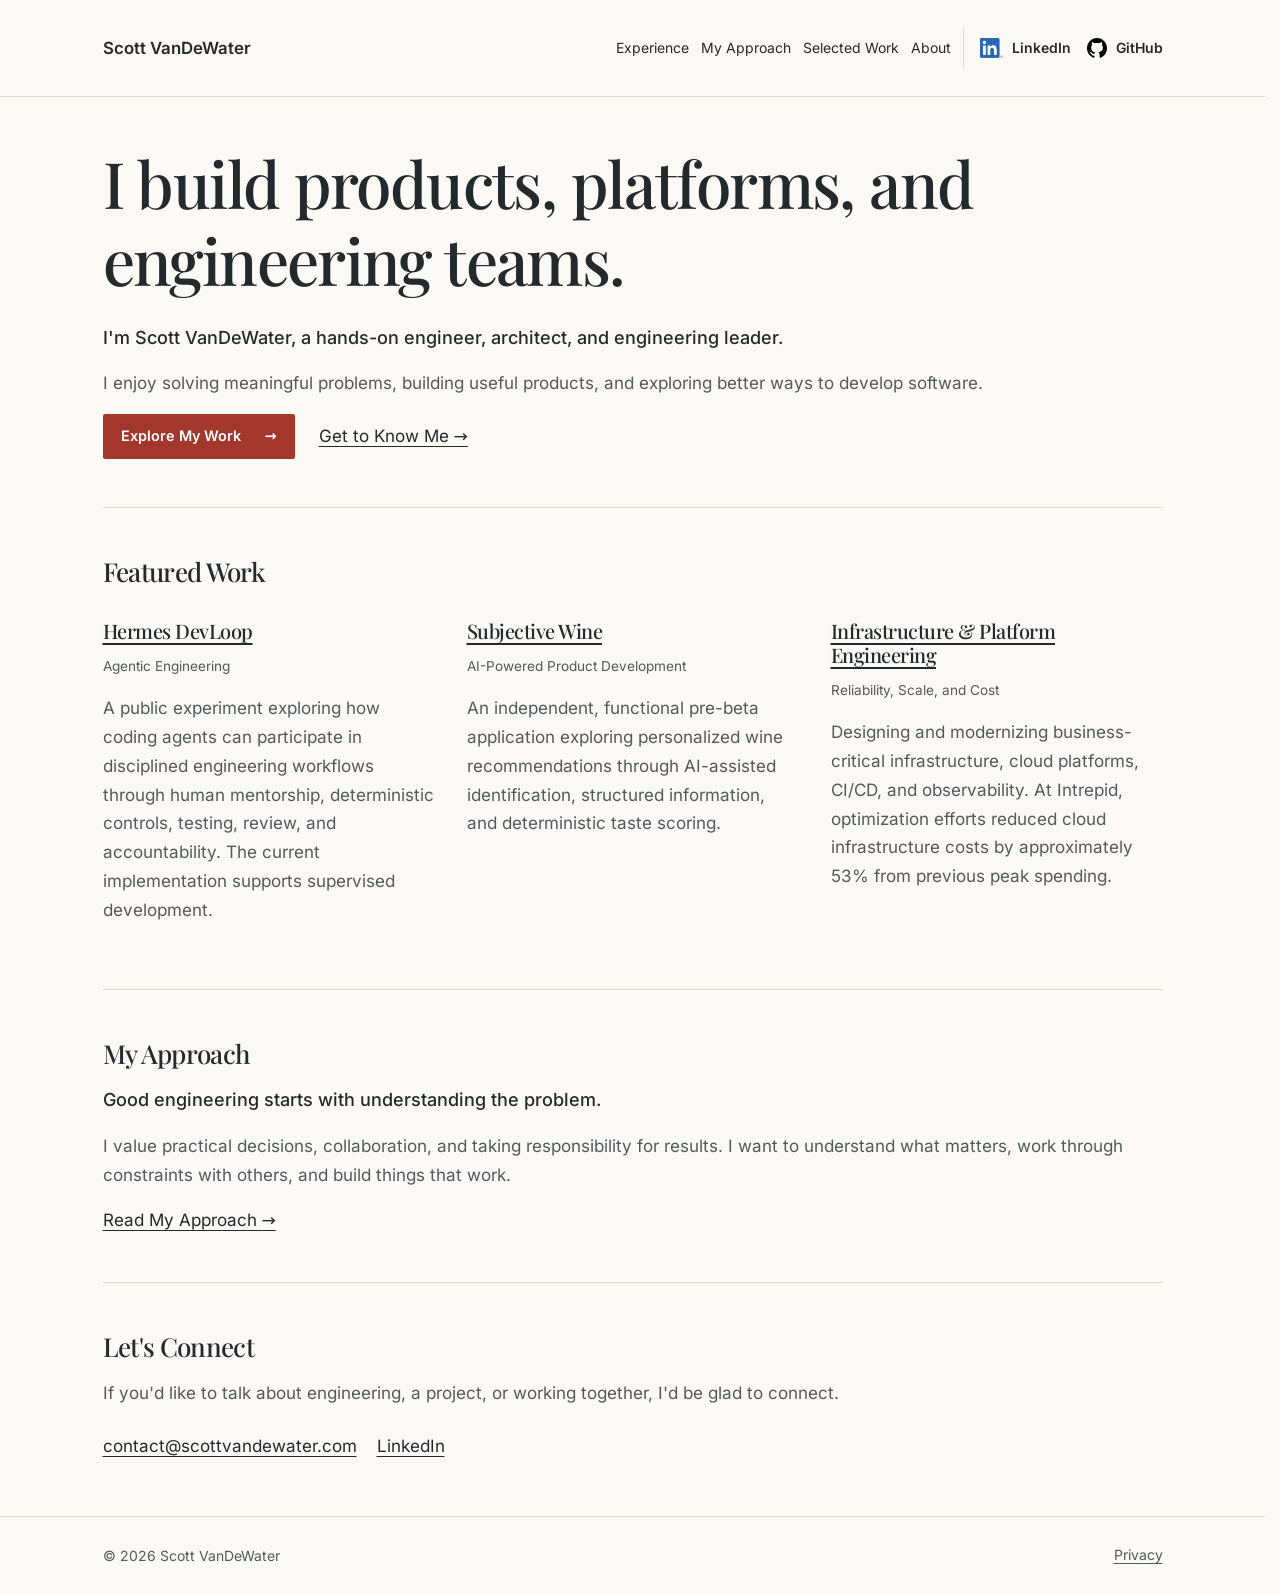
<file: docs/index.html>
<!DOCTYPE html>
<html lang="en">
  <head>
    <meta charset="UTF-8">
    <meta name="viewport" content="width=device-width, initial-scale=1">
    <title>Scott VanDeWater | Engineer, Architect &amp; Engineering Leader</title>
    <meta name="description" content="Scott VanDeWater is a hands-on engineer, architect, and engineering leader exploring agentic development, AI-powered products, and practical platform engineering.">
    <link rel="canonical" href="https://scottvandewater.com/">
    <meta property="og:title" content="Scott VanDeWater | Engineer, Architect &amp; Engineering Leader">
    <meta property="og:description" content="Scott VanDeWater is a hands-on engineer, architect, and engineering leader exploring agentic development, AI-powered products, and practical platform engineering.">
    <meta property="og:type" content="website">
    <meta property="og:url" content="https://scottvandewater.com/">
    <meta property="og:image" content="https://scottvandewater.com/scott_vandewater.jpg">
    <meta name="twitter:card" content="summary">
    <meta name="theme-color" content="#faf9f6">
    <link rel="icon" type="image/svg+xml" href="favicon.svg">
    <link rel="icon" type="image/png" sizes="32x32" href="favicon-32.png">
    <link rel="icon" type="image/png" sizes="16x16" href="favicon-16.png">
    <link rel="apple-touch-icon" href="apple-touch-icon.png">
    <link rel="stylesheet" href="styles.css">
    <script async src="https://www.googletagmanager.com/gtag/js?id=G-JYEJ5H2SLE"></script>
    <script>window.dataLayer=window.dataLayer||[];function gtag(){dataLayer.push(arguments)}gtag('js',new Date());gtag('config','G-JYEJ5H2SLE');</script>
    <script type="application/ld+json">
      {
        "@context": "https://schema.org",
        "@type": "Person",
        "@id": "https://scottvandewater.com/#scott",
        "name": "Scott VanDeWater",
        "url": "https://scottvandewater.com/",
        "image": "https://scottvandewater.com/scott_vandewater.jpg",
        "description": "Hands-on engineering, software architecture, and engineering leadership.",
        "sameAs": [
          "https://www.linkedin.com/in/scottvandewater",
          "https://github.com/sevandewater"
        ]
      }
    </script>
  </head>
  <body>
    <a class="skip-link" href="#main">Skip to content</a>
    <header class="site-header">
      <div class="container row">
        <a class="name" href="index.html">Scott VanDeWater</a>
        <nav class="primary-nav" aria-label="Primary">
          <a href="experience.html">Experience</a>
          <a href="approach.html">My Approach</a>
          <a href="work.html">Selected Work</a>
          <a href="about.html">About</a>
        </nav>
        <nav class="profile-links" aria-label="Professional profiles">
          <a href="https://www.linkedin.com/in/scottvandewater"><img src="assets/brands/linkedin.png" width="20" height="20" alt="" aria-hidden="true"><span>LinkedIn</span></a>
          <a href="https://github.com/sevandewater"><img src="assets/brands/github.svg" width="20" height="20" alt="" aria-hidden="true"><span>GitHub</span></a>
        </nav>
      </div>
    </header>
    <main id="main" tabindex="-1">
      <div class="container">
        <section class="section" aria-labelledby="home-title">
          <h1 id="home-title">I build products, platforms, and engineering teams.</h1>
          <p class="lead">I'm Scott VanDeWater, a hands-on engineer, architect, and engineering leader.</p>
          <p>I enjoy solving meaningful problems, building useful products, and exploring better ways to develop software.</p>
          <div class="row">
            <a class="button" href="work.html">Explore My Work <span aria-hidden="true">→</span></a>
            <a href="about.html">Get to Know Me <span aria-hidden="true">→</span></a>
          </div>
        </section>
        <section class="section rule" aria-labelledby="featured-title">
          <header class="intro">
            <h2 id="featured-title">Featured Work</h2>
          </header>
          <div class="columns columns-three">
            <article aria-labelledby="hermes-title">
              <h3 id="hermes-title"><a href="hermes-devloop.html">Hermes DevLoop</a></h3>
              <p class="meta">Agentic Engineering</p>
              <p>A public experiment exploring how coding agents can participate in disciplined engineering workflows through human mentorship, deterministic controls, testing, review, and accountability. The current implementation supports supervised development.</p>
            </article>
            <article aria-labelledby="wine-title">
              <h3 id="wine-title"><a href="subjective-wine.html">Subjective Wine</a></h3>
              <p class="meta">AI-Powered Product Development</p>
              <p>An independent, functional pre-beta application exploring personalized wine recommendations through AI-assisted identification, structured information, and deterministic taste scoring.</p>
            </article>
            <article aria-labelledby="platform-title">
              <h3 id="platform-title"><a href="experience.html#intrepid">Infrastructure &amp; Platform Engineering</a></h3>
              <p class="meta">Reliability, Scale, and Cost</p>
              <p>Designing and modernizing business-critical infrastructure, cloud platforms, CI/CD, and observability. At Intrepid, optimization efforts reduced cloud infrastructure costs by approximately 53% from previous peak spending.</p>
            </article>
          </div>
        </section>
        <section class="section rule" aria-labelledby="approach-title">
          <h2 id="approach-title">My Approach</h2>
          <p class="lead">Good engineering starts with understanding the problem.</p>
          <p>I value practical decisions, collaboration, and taking responsibility for results. I want to understand what matters, work through constraints with others, and build things that work.</p>
          <a href="approach.html">Read My Approach <span aria-hidden="true">→</span></a>
        </section>
        <section class="section rule" aria-labelledby="connect-title">
          <h2 id="connect-title">Let's Connect</h2>
          <p>If you'd like to talk about engineering, a project, or working together, I'd be glad to connect.</p>
          <ul class="link-list">
            <li><a href="mailto:contact@scottvandewater.com">contact@scottvandewater.com</a></li>
            <li><a href="https://www.linkedin.com/in/scottvandewater">LinkedIn</a></li>
          </ul>
        </section>
      </div>
    </main>
    <footer class="site-footer">
      <div class="container row">
        <p>© 2026 Scott VanDeWater</p>
        <a href="privacy.html">Privacy</a>
      </div>
    </footer>
  </body>
</html>
</file>
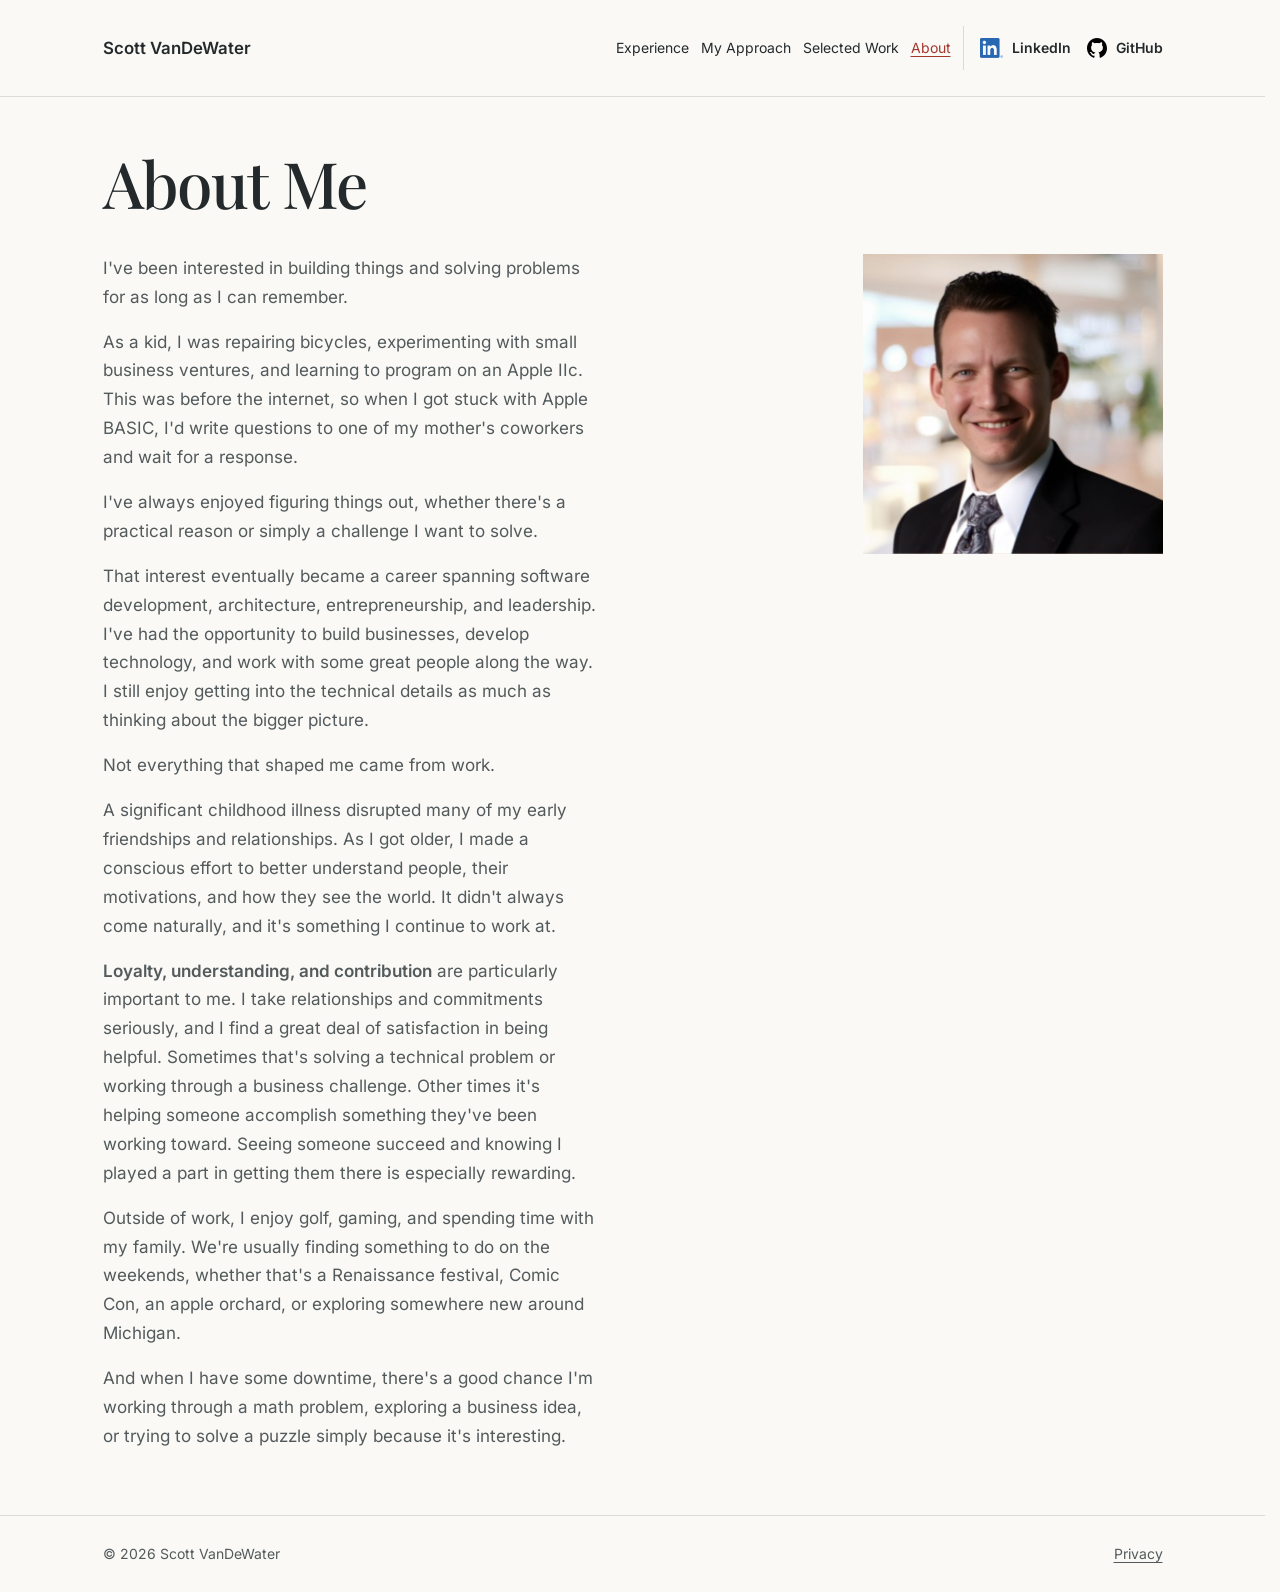
<file: docs/about.html>
<!DOCTYPE html>
<html lang="en">
  <head>
    <meta charset="UTF-8">
    <meta name="viewport" content="width=device-width, initial-scale=1">
    <title>About Scott VanDeWater</title>
    <meta name="description" content="Get to know Scott VanDeWater beyond his career: a lifelong curiosity for building things, the relationships he values, and life with his family in Michigan.">
    <link rel="canonical" href="https://scottvandewater.com/about.html">
    <meta property="og:title" content="About Scott VanDeWater">
    <meta property="og:description" content="Get to know Scott VanDeWater beyond his career: a lifelong curiosity for building things, the relationships he values, and life with his family in Michigan.">
    <meta property="og:type" content="website">
    <meta property="og:url" content="https://scottvandewater.com/about.html">
    <meta property="og:image" content="https://scottvandewater.com/assets/scott-vandewater-headshot.jpeg">
    <meta name="twitter:card" content="summary">
    <meta name="theme-color" content="#faf9f6">
    <link rel="icon" type="image/svg+xml" href="favicon.svg">
    <link rel="icon" type="image/png" sizes="32x32" href="favicon-32.png">
    <link rel="icon" type="image/png" sizes="16x16" href="favicon-16.png">
    <link rel="apple-touch-icon" href="apple-touch-icon.png">
    <link rel="stylesheet" href="styles.css">
    <script async src="https://www.googletagmanager.com/gtag/js?id=G-JYEJ5H2SLE"></script>
    <script>window.dataLayer=window.dataLayer||[];function gtag(){dataLayer.push(arguments)}gtag('js',new Date());gtag('config','G-JYEJ5H2SLE');</script>
  </head>
  <body>
    <a class="skip-link" href="#main">Skip to content</a>
    <header class="site-header">
      <div class="container row">
        <a class="name" href="index.html">Scott VanDeWater</a>
        <nav class="primary-nav" aria-label="Primary">
          <a href="experience.html">Experience</a>
          <a href="approach.html">My Approach</a>
          <a href="work.html">Selected Work</a>
          <a href="about.html" aria-current="page">About</a>
        </nav>
        <nav class="profile-links" aria-label="Professional profiles">
          <a href="https://www.linkedin.com/in/scottvandewater"><img src="assets/brands/linkedin.png" width="20" height="20" alt="" aria-hidden="true"><span>LinkedIn</span></a>
          <a href="https://github.com/sevandewater"><img src="assets/brands/github.svg" width="20" height="20" alt="" aria-hidden="true"><span>GitHub</span></a>
        </nav>
      </div>
    </header>
    <main id="main" tabindex="-1">
      <div class="container section">
        <header class="intro">
          <h1>About Me</h1>
        </header>
        <div class="columns">
          <div class="prose">
            <p>I've been interested in building things and solving problems for as long as I can remember.</p>
            <p>As a kid, I was repairing bicycles, experimenting with small business ventures, and learning to program on an Apple IIc. This was before the internet, so when I got stuck with Apple BASIC, I'd write questions to one of my mother's coworkers and wait for a response.</p>
            <p>I've always enjoyed figuring things out, whether there's a practical reason or simply a challenge I want to solve.</p>
            <p>That interest eventually became a career spanning software development, architecture, entrepreneurship, and leadership. I've had the opportunity to build businesses, develop technology, and work with some great people along the way. I still enjoy getting into the technical details as much as thinking about the bigger picture.</p>
            <p>Not everything that shaped me came from work.</p>
            <p>A significant childhood illness disrupted many of my early friendships and relationships. As I got older, I made a conscious effort to better understand people, their motivations, and how they see the world. It didn't always come naturally, and it's something I continue to work at.</p>
            <p><strong>Loyalty, understanding, and contribution</strong> are particularly important to me. I take relationships and commitments seriously, and I find a great deal of satisfaction in being helpful. Sometimes that's solving a technical problem or working through a business challenge. Other times it's helping someone accomplish something they've been working toward. Seeing someone succeed and knowing I played a part in getting them there is especially rewarding.</p>
            <p>Outside of work, I enjoy golf, gaming, and spending time with my family. We're usually finding something to do on the weekends, whether that's a Renaissance festival, Comic Con, an apple orchard, or exploring somewhere new around Michigan.</p>
            <p>And when I have some downtime, there's a good chance I'm working through a math problem, exploring a business idea, or trying to solve a puzzle simply because it's interesting.</p>
          </div>
          <img class="portrait" src="assets/scott-vandewater-headshot.jpeg" width="300" height="300" alt="Scott VanDeWater">
        </div>
      </div>
    </main>
    <footer class="site-footer">
      <div class="container row">
        <p>© 2026 Scott VanDeWater</p>
        <a href="privacy.html">Privacy</a>
      </div>
    </footer>
  </body>
</html>
</file>
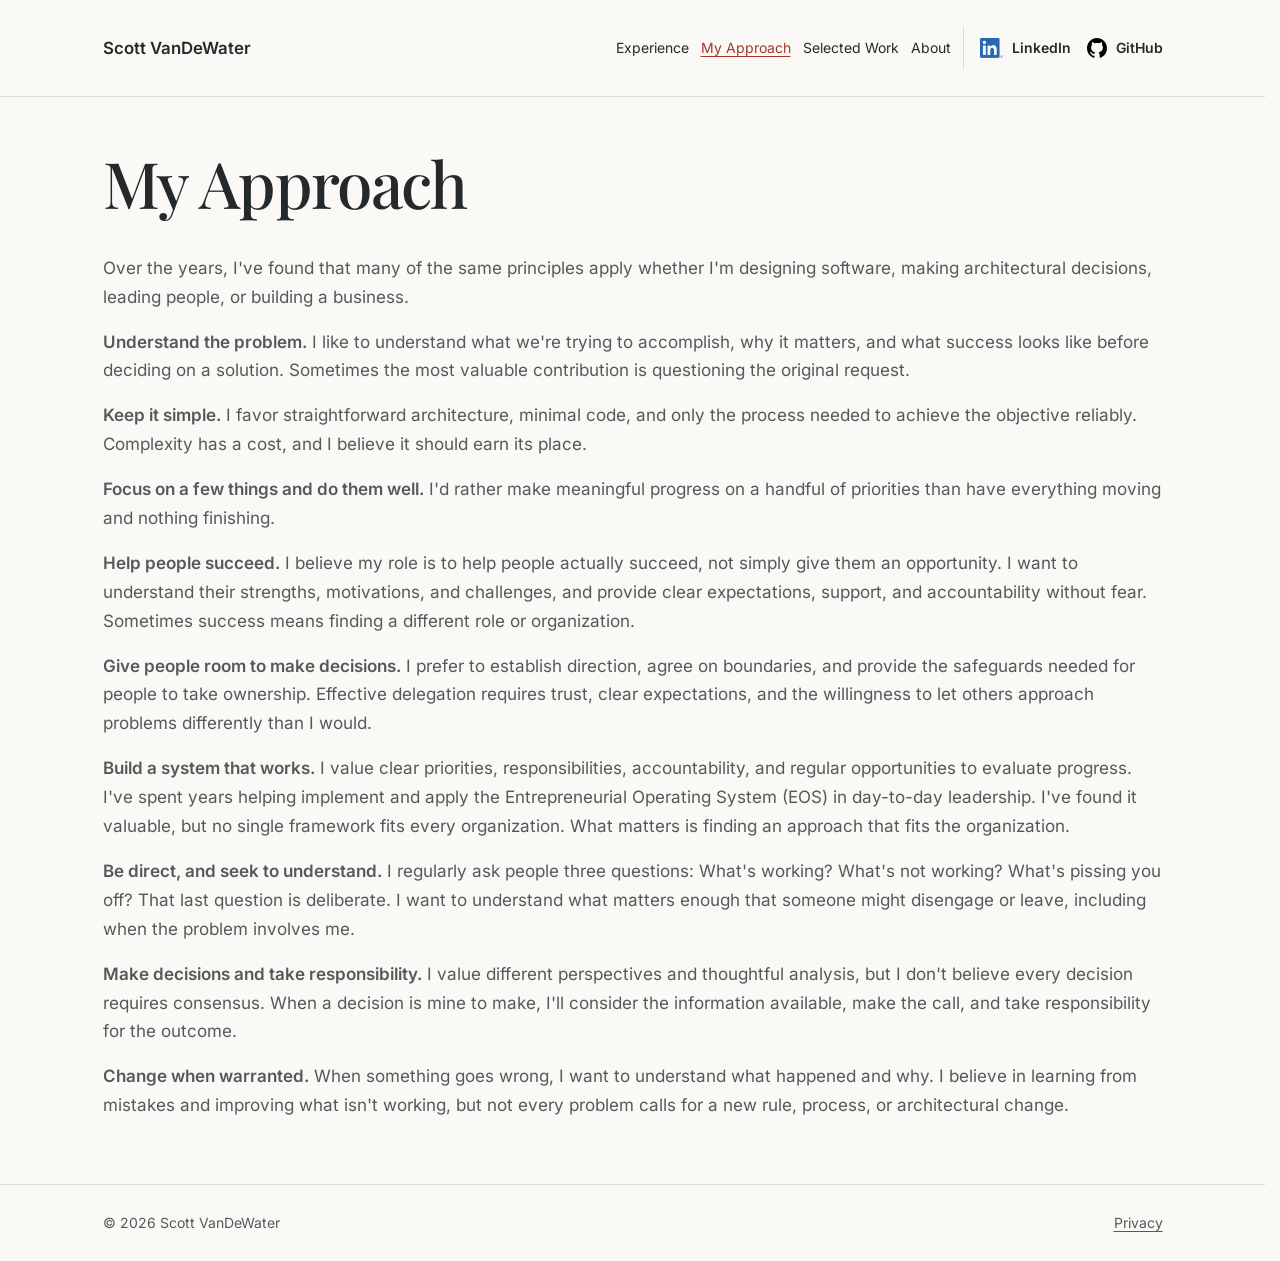
<file: docs/approach.html>
<!DOCTYPE html>
<html lang="en">
  <head>
    <meta charset="UTF-8">
    <meta name="viewport" content="width=device-width, initial-scale=1">
    <title>My Approach | Scott VanDeWater</title>
    <meta name="description" content="Scott VanDeWater's approach to engineering, architecture, leadership, and business: understanding problems, keeping systems simple, and helping people succeed.">
    <link rel="canonical" href="https://scottvandewater.com/approach.html">
    <meta property="og:title" content="My Approach | Scott VanDeWater">
    <meta property="og:description" content="Scott VanDeWater's approach to engineering, architecture, leadership, and business: understanding problems, keeping systems simple, and helping people succeed.">
    <meta property="og:type" content="website">
    <meta property="og:url" content="https://scottvandewater.com/approach.html">
    <meta property="og:image" content="https://scottvandewater.com/scott_vandewater.jpg">
    <meta name="twitter:card" content="summary">
    <meta name="theme-color" content="#faf9f6">
    <link rel="icon" type="image/svg+xml" href="favicon.svg">
    <link rel="icon" type="image/png" sizes="32x32" href="favicon-32.png">
    <link rel="icon" type="image/png" sizes="16x16" href="favicon-16.png">
    <link rel="apple-touch-icon" href="apple-touch-icon.png">
    <link rel="stylesheet" href="styles.css">
    <script async src="https://www.googletagmanager.com/gtag/js?id=G-JYEJ5H2SLE"></script>
    <script>window.dataLayer=window.dataLayer||[];function gtag(){dataLayer.push(arguments)}gtag('js',new Date());gtag('config','G-JYEJ5H2SLE');</script>
  </head>
  <body>
    <a class="skip-link" href="#main">Skip to content</a>
    <header class="site-header">
      <div class="container row">
        <a class="name" href="index.html">Scott VanDeWater</a>
        <nav class="primary-nav" aria-label="Primary">
          <a href="experience.html">Experience</a>
          <a href="approach.html" aria-current="page">My Approach</a>
          <a href="work.html">Selected Work</a>
          <a href="about.html">About</a>
        </nav>
        <nav class="profile-links" aria-label="Professional profiles">
          <a href="https://www.linkedin.com/in/scottvandewater"><img src="assets/brands/linkedin.png" width="20" height="20" alt="" aria-hidden="true"><span>LinkedIn</span></a>
          <a href="https://github.com/sevandewater"><img src="assets/brands/github.svg" width="20" height="20" alt="" aria-hidden="true"><span>GitHub</span></a>
        </nav>
      </div>
    </header>
    <main id="main" tabindex="-1">
      <div class="container section">
        <article class="prose">
          <header class="intro">
            <h1>My Approach</h1>
          </header>
          <p>Over the years, I've found that many of the same principles apply whether I'm designing software, making architectural decisions, leading people, or building a business.</p>
          <p><strong>Understand the problem.</strong> I like to understand what we're trying to accomplish, why it matters, and what success looks like before deciding on a solution. Sometimes the most valuable contribution is questioning the original request.</p>
          <p><strong>Keep it simple.</strong> I favor straightforward architecture, minimal code, and only the process needed to achieve the objective reliably. Complexity has a cost, and I believe it should earn its place.</p>
          <p><strong>Focus on a few things and do them well.</strong> I'd rather make meaningful progress on a handful of priorities than have everything moving and nothing finishing.</p>
          <p><strong>Help people succeed.</strong> I believe my role is to help people actually succeed, not simply give them an opportunity. I want to understand their strengths, motivations, and challenges, and provide clear expectations, support, and accountability without fear. Sometimes success means finding a different role or organization.</p>
          <p><strong>Give people room to make decisions.</strong> I prefer to establish direction, agree on boundaries, and provide the safeguards needed for people to take ownership. Effective delegation requires trust, clear expectations, and the willingness to let others approach problems differently than I would.</p>
          <p><strong>Build a system that works.</strong> I value clear priorities, responsibilities, accountability, and regular opportunities to evaluate progress. I've spent years helping implement and apply the Entrepreneurial Operating System (EOS) in day-to-day leadership. I've found it valuable, but no single framework fits every organization. What matters is finding an approach that fits the organization.</p>
          <p><strong>Be direct, and seek to understand.</strong> I regularly ask people three questions: What's working? What's not working? What's pissing you off? That last question is deliberate. I want to understand what matters enough that someone might disengage or leave, including when the problem involves me.</p>
          <p><strong>Make decisions and take responsibility.</strong> I value different perspectives and thoughtful analysis, but I don't believe every decision requires consensus. When a decision is mine to make, I'll consider the information available, make the call, and take responsibility for the outcome.</p>
          <p><strong>Change when warranted.</strong> When something goes wrong, I want to understand what happened and why. I believe in learning from mistakes and improving what isn't working, but not every problem calls for a new rule, process, or architectural change.</p>
        </article>
      </div>
    </main>
    <footer class="site-footer">
      <div class="container row">
        <p>© 2026 Scott VanDeWater</p>
        <a href="privacy.html">Privacy</a>
      </div>
    </footer>
  </body>
</html>
</file>
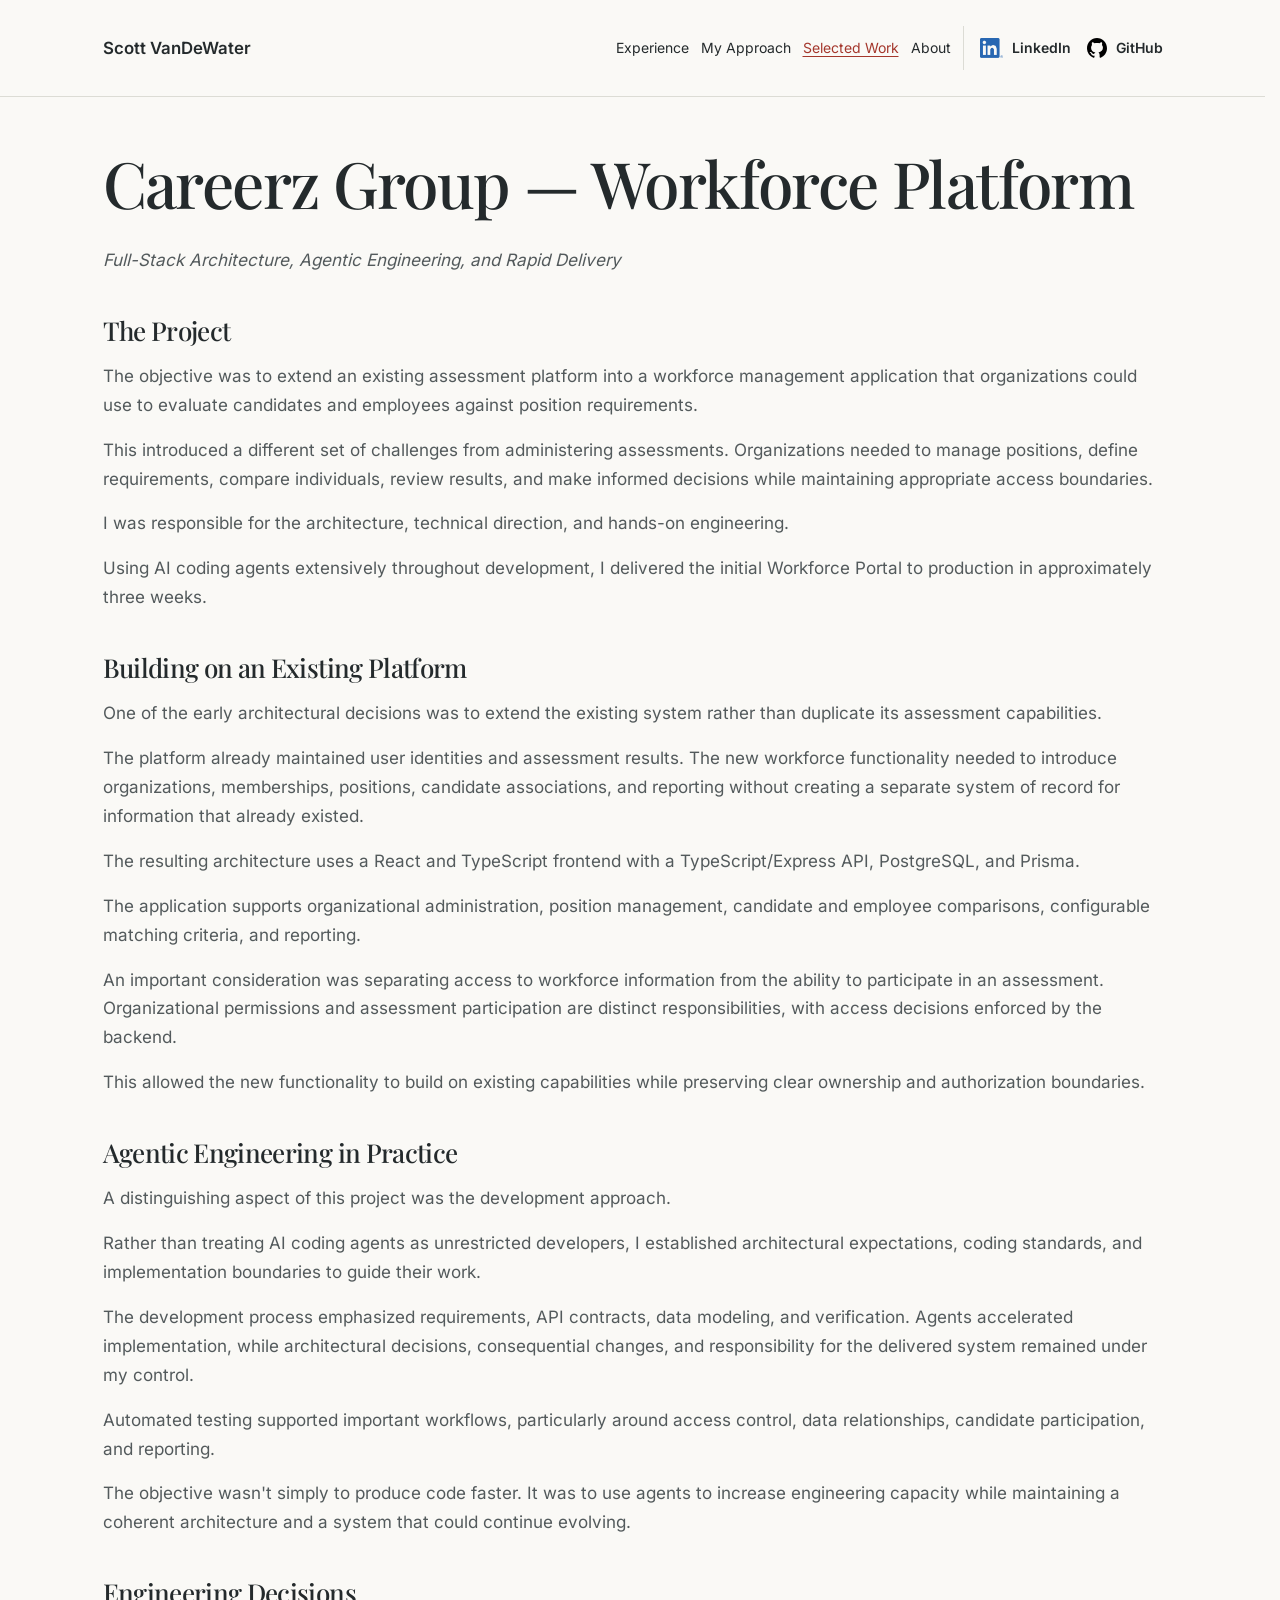
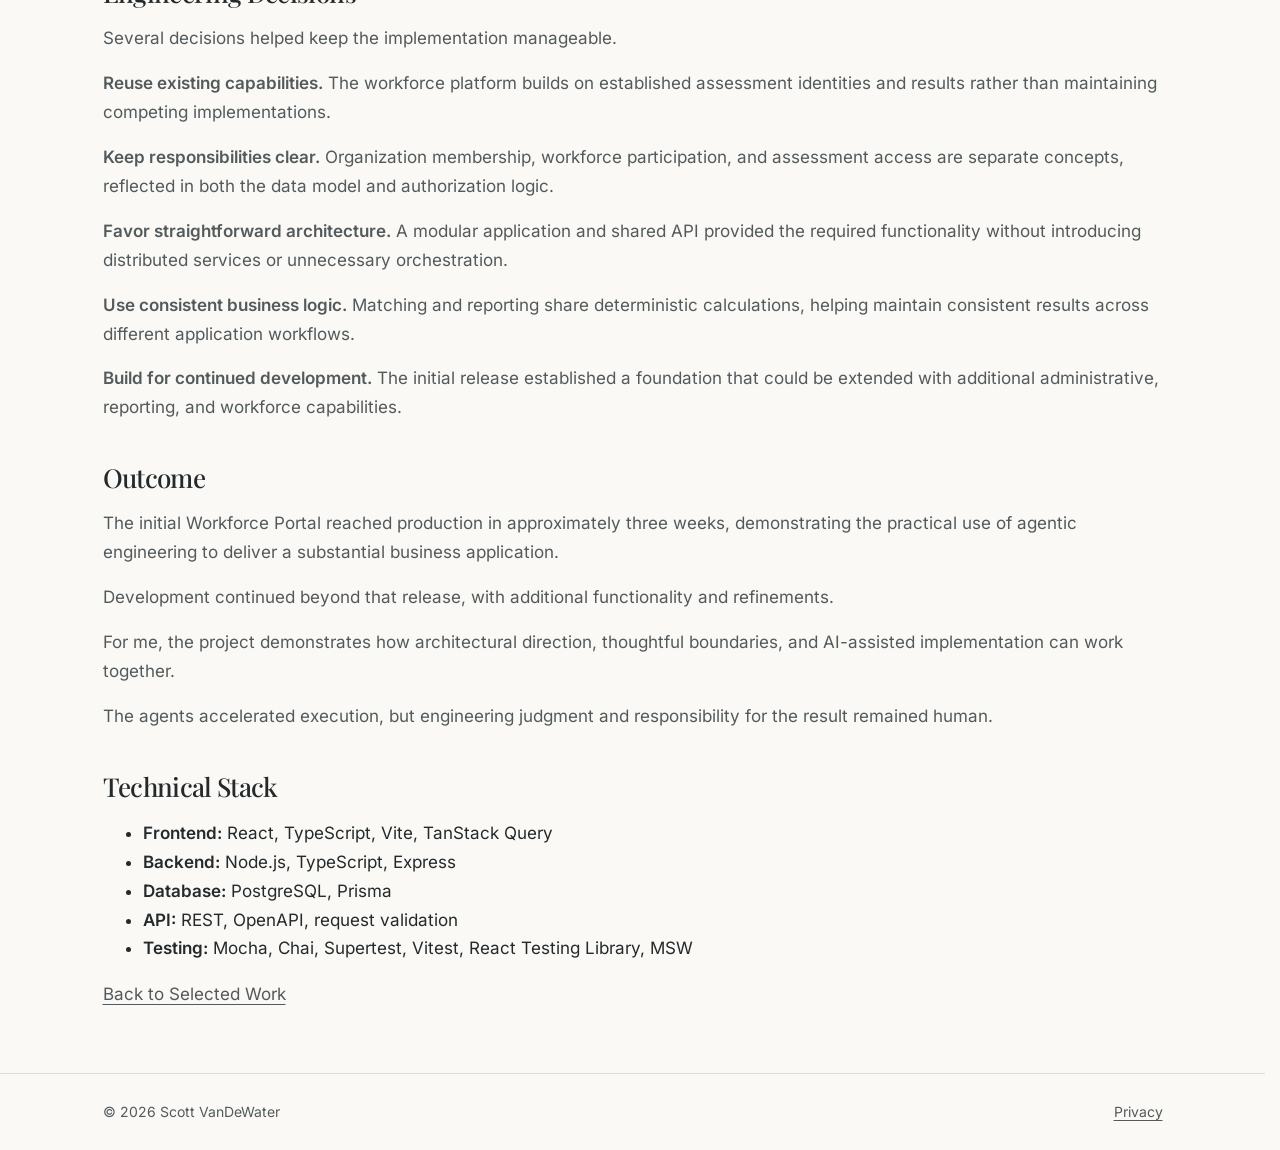
<file: docs/careerz-workforce-platform.html>
<!DOCTYPE html>
<html lang="en">
  <head>
    <meta charset="UTF-8">
    <meta name="viewport" content="width=device-width, initial-scale=1">
    <title>Careerz Group Workforce Platform | Scott VanDeWater</title>
    <meta name="description" content="Architecture-led agentic engineering for Careerz Group: extending an assessment platform and delivering the initial Workforce Portal to production in approximately three weeks.">
    <link rel="canonical" href="https://scottvandewater.com/careerz-workforce-platform.html">
    <meta property="og:title" content="Careerz Group Workforce Platform | Scott VanDeWater">
    <meta property="og:description" content="Architecture-led agentic engineering for Careerz Group: extending an assessment platform and delivering the initial Workforce Portal to production in approximately three weeks.">
    <meta property="og:type" content="website">
    <meta property="og:url" content="https://scottvandewater.com/careerz-workforce-platform.html">
    <meta property="og:image" content="https://scottvandewater.com/scott_vandewater.jpg">
    <meta name="twitter:card" content="summary">
    <meta name="theme-color" content="#faf9f6">
    <link rel="icon" type="image/svg+xml" href="favicon.svg">
    <link rel="icon" type="image/png" sizes="32x32" href="favicon-32.png">
    <link rel="icon" type="image/png" sizes="16x16" href="favicon-16.png">
    <link rel="apple-touch-icon" href="apple-touch-icon.png">
    <link rel="stylesheet" href="styles.css">
    <script async src="https://www.googletagmanager.com/gtag/js?id=G-JYEJ5H2SLE"></script>
    <script>window.dataLayer=window.dataLayer||[];function gtag(){dataLayer.push(arguments)}gtag('js',new Date());gtag('config','G-JYEJ5H2SLE');</script>
  </head>
  <body>
    <a class="skip-link" href="#main">Skip to content</a>
    <header class="site-header">
      <div class="container row">
        <a class="name" href="index.html">Scott VanDeWater</a>
        <nav class="primary-nav" aria-label="Primary">
          <a href="experience.html">Experience</a>
          <a href="approach.html">My Approach</a>
          <a href="work.html" aria-current="true">Selected Work</a>
          <a href="about.html">About</a>
        </nav>
        <nav class="profile-links" aria-label="Professional profiles">
          <a href="https://www.linkedin.com/in/scottvandewater"><img src="assets/brands/linkedin.png" width="20" height="20" alt="" aria-hidden="true"><span>LinkedIn</span></a>
          <a href="https://github.com/sevandewater"><img src="assets/brands/github.svg" width="20" height="20" alt="" aria-hidden="true"><span>GitHub</span></a>
        </nav>
      </div>
    </header>
    <main id="main" tabindex="-1">
      <div class="container section">
        <article class="prose">
          <header class="intro">
            <h1>Careerz Group — Workforce Platform</h1>
            <p><em>Full-Stack Architecture, Agentic Engineering, and Rapid Delivery</em></p>
          </header>
          <section aria-labelledby="the-project">
            <h2 id="the-project">The Project</h2>
            <p>The objective was to extend an existing assessment platform into a workforce management application that organizations could use to evaluate candidates and employees against position requirements.</p>
            <p>This introduced a different set of challenges from administering assessments. Organizations needed to manage positions, define requirements, compare individuals, review results, and make informed decisions while maintaining appropriate access boundaries.</p>
            <p>I was responsible for the architecture, technical direction, and hands-on engineering.</p>
            <p>Using AI coding agents extensively throughout development, I delivered the initial Workforce Portal to production in approximately three weeks.</p>
          </section>
          <section aria-labelledby="building-on-an-existing-platform">
            <h2 id="building-on-an-existing-platform">Building on an Existing Platform</h2>
            <p>One of the early architectural decisions was to extend the existing system rather than duplicate its assessment capabilities.</p>
            <p>The platform already maintained user identities and assessment results. The new workforce functionality needed to introduce organizations, memberships, positions, candidate associations, and reporting without creating a separate system of record for information that already existed.</p>
            <p>The resulting architecture uses a React and TypeScript frontend with a TypeScript/Express API, PostgreSQL, and Prisma.</p>
            <p>The application supports organizational administration, position management, candidate and employee comparisons, configurable matching criteria, and reporting.</p>
            <p>An important consideration was separating access to workforce information from the ability to participate in an assessment. Organizational permissions and assessment participation are distinct responsibilities, with access decisions enforced by the backend.</p>
            <p>This allowed the new functionality to build on existing capabilities while preserving clear ownership and authorization boundaries.</p>
          </section>
          <section aria-labelledby="agentic-engineering-in-practice">
            <h2 id="agentic-engineering-in-practice">Agentic Engineering in Practice</h2>
            <p>A distinguishing aspect of this project was the development approach.</p>
            <p>Rather than treating AI coding agents as unrestricted developers, I established architectural expectations, coding standards, and implementation boundaries to guide their work.</p>
            <p>The development process emphasized requirements, API contracts, data modeling, and verification. Agents accelerated implementation, while architectural decisions, consequential changes, and responsibility for the delivered system remained under my control.</p>
            <p>Automated testing supported important workflows, particularly around access control, data relationships, candidate participation, and reporting.</p>
            <p>The objective wasn't simply to produce code faster. It was to use agents to increase engineering capacity while maintaining a coherent architecture and a system that could continue evolving.</p>
          </section>
          <section aria-labelledby="engineering-decisions">
            <h2 id="engineering-decisions">Engineering Decisions</h2>
            <p>Several decisions helped keep the implementation manageable.</p>
            <p><strong>Reuse existing capabilities.</strong> The workforce platform builds on established assessment identities and results rather than maintaining competing implementations.</p>
            <p><strong>Keep responsibilities clear.</strong> Organization membership, workforce participation, and assessment access are separate concepts, reflected in both the data model and authorization logic.</p>
            <p><strong>Favor straightforward architecture.</strong> A modular application and shared API provided the required functionality without introducing distributed services or unnecessary orchestration.</p>
            <p><strong>Use consistent business logic.</strong> Matching and reporting share deterministic calculations, helping maintain consistent results across different application workflows.</p>
            <p><strong>Build for continued development.</strong> The initial release established a foundation that could be extended with additional administrative, reporting, and workforce capabilities.</p>
          </section>
          <section aria-labelledby="outcome">
            <h2 id="outcome">Outcome</h2>
            <p>The initial Workforce Portal reached production in approximately three weeks, demonstrating the practical use of agentic engineering to deliver a substantial business application.</p>
            <p>Development continued beyond that release, with additional functionality and refinements.</p>
            <p>For me, the project demonstrates how architectural direction, thoughtful boundaries, and AI-assisted implementation can work together.</p>
            <p>The agents accelerated execution, but engineering judgment and responsibility for the result remained human.</p>
          </section>
          <section aria-labelledby="technical-stack">
            <h2 id="technical-stack">Technical Stack</h2>
            <ul>
              <li><strong>Frontend:</strong> React, TypeScript, Vite, TanStack Query</li>
              <li><strong>Backend:</strong> Node.js, TypeScript, Express</li>
              <li><strong>Database:</strong> PostgreSQL, Prisma</li>
              <li><strong>API:</strong> REST, OpenAPI, request validation</li>
              <li><strong>Testing:</strong> Mocha, Chai, Supertest, Vitest, React Testing Library, MSW</li>
            </ul>
          </section>
          <p><a href="work.html">Back to Selected Work</a></p>
        </article>
      </div>
    </main>
    <footer class="site-footer">
      <div class="container row">
        <p>© 2026 Scott VanDeWater</p>
        <a href="privacy.html">Privacy</a>
      </div>
    </footer>
  </body>
</html>
</file>
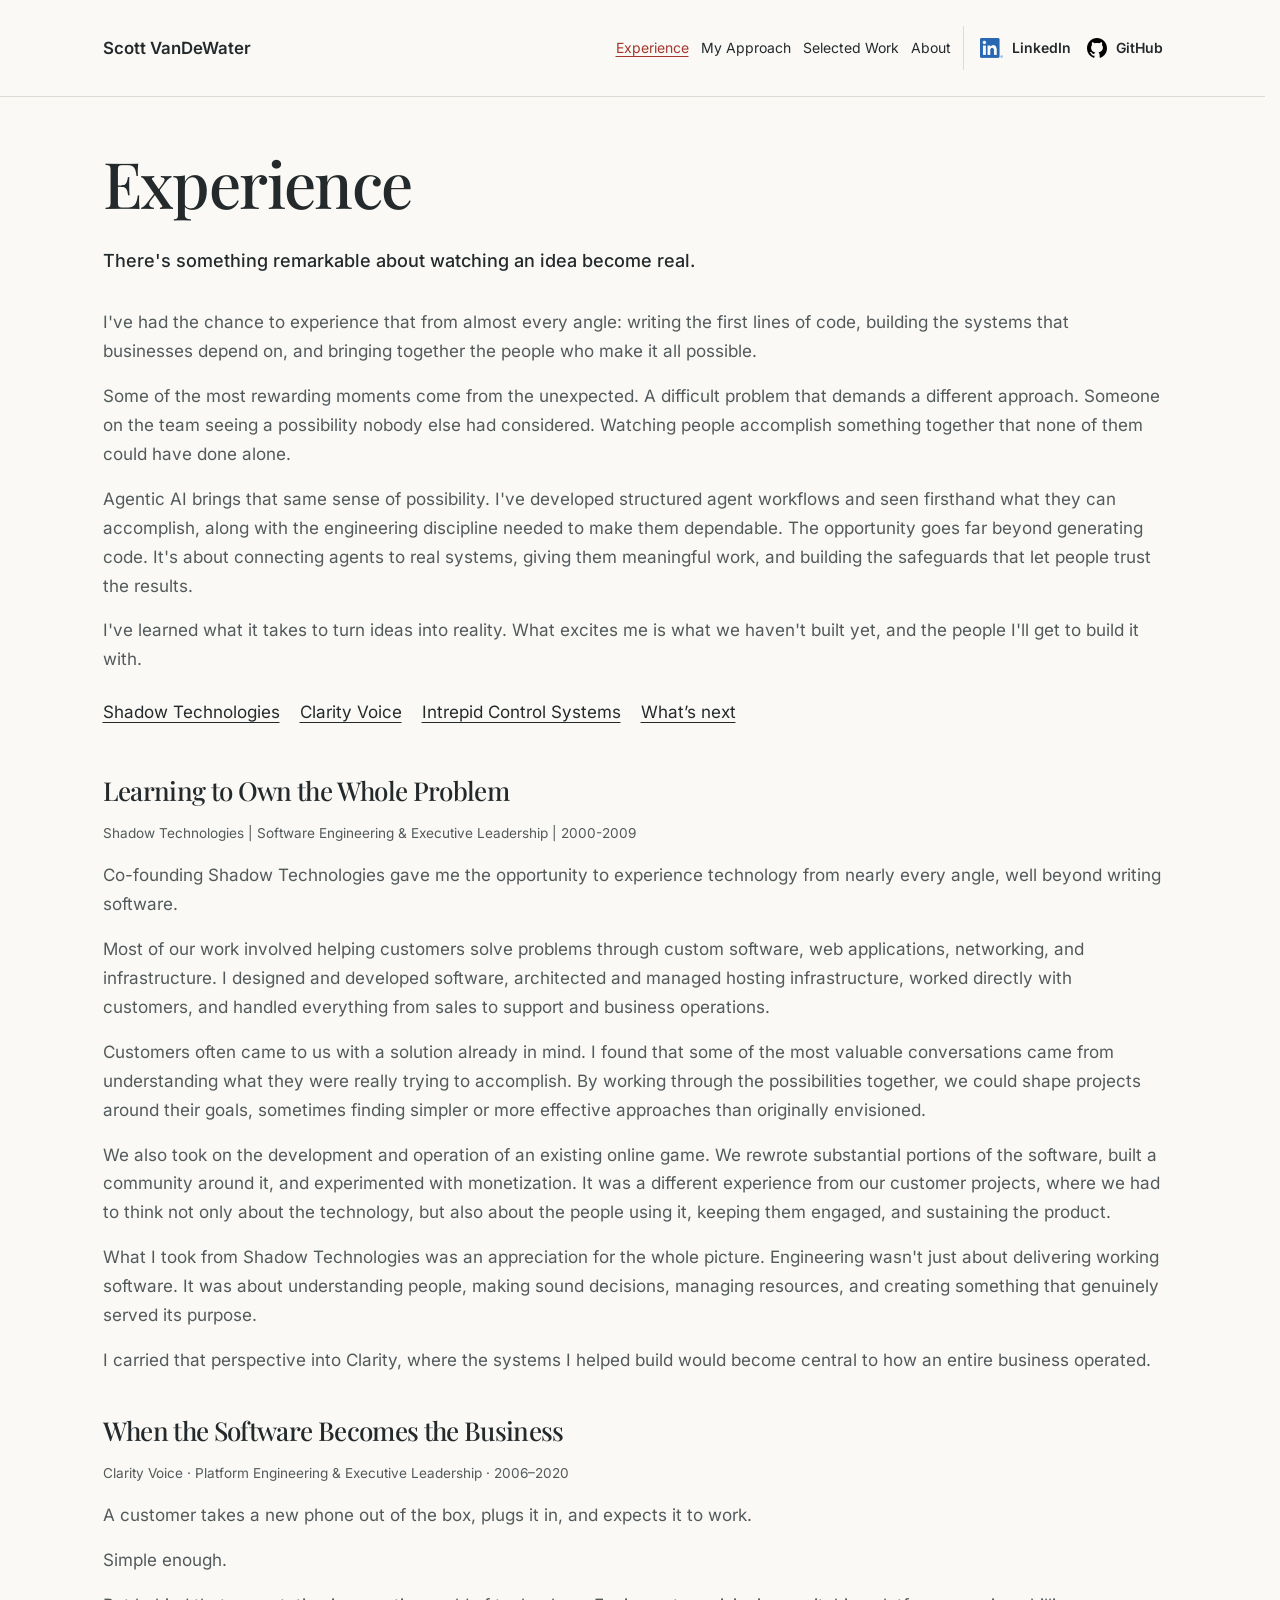
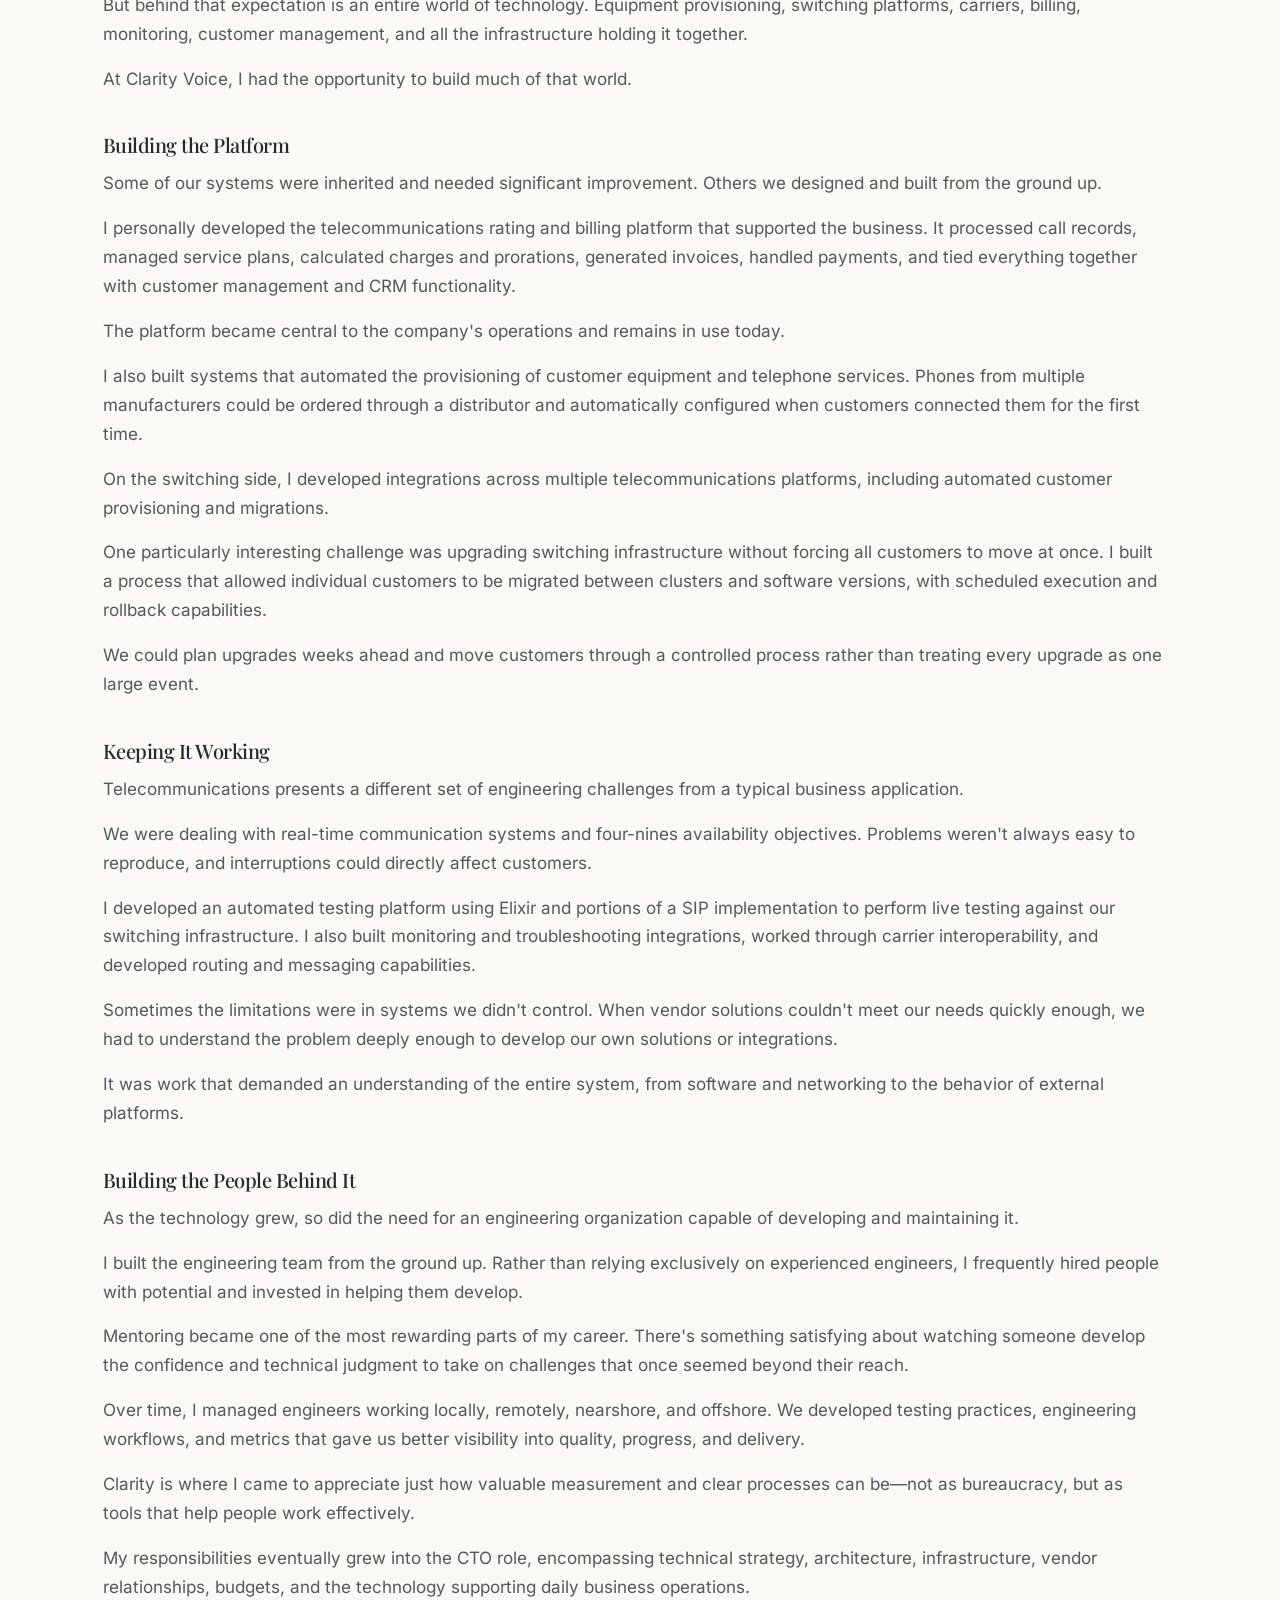
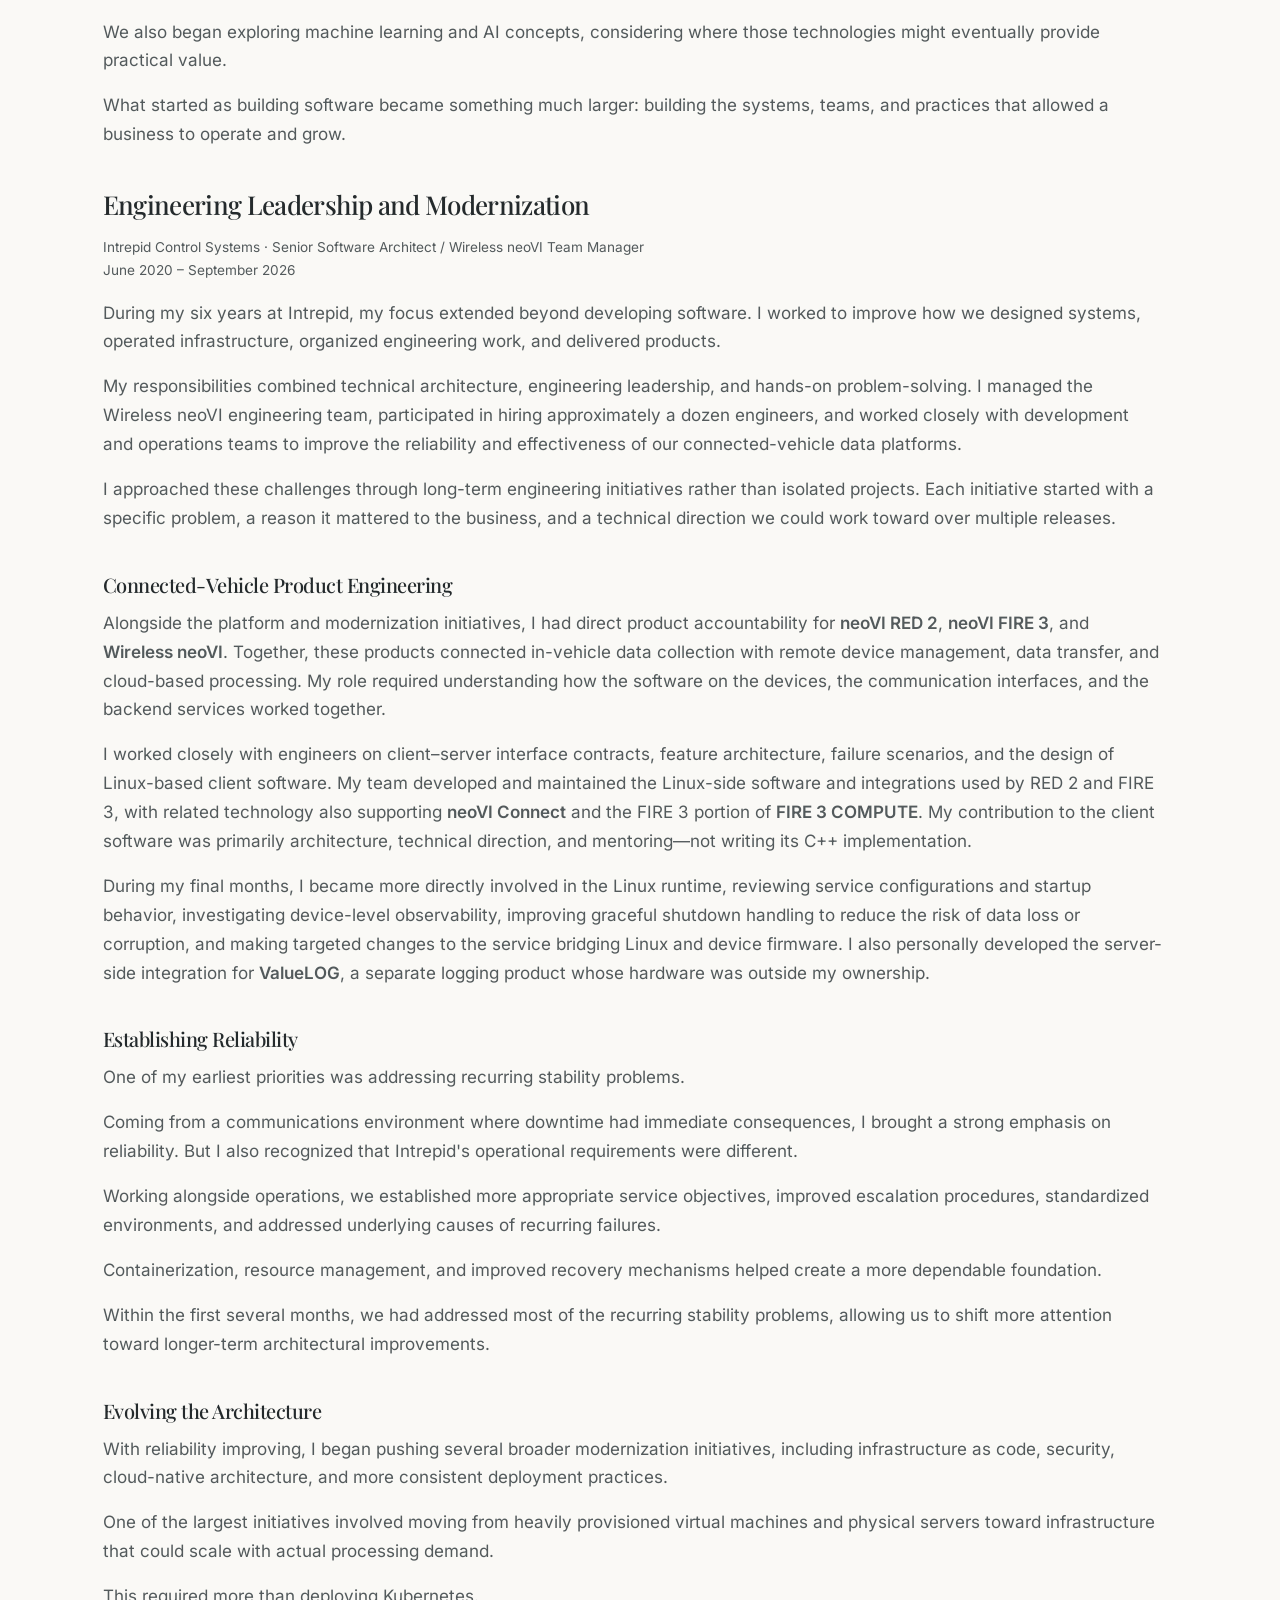
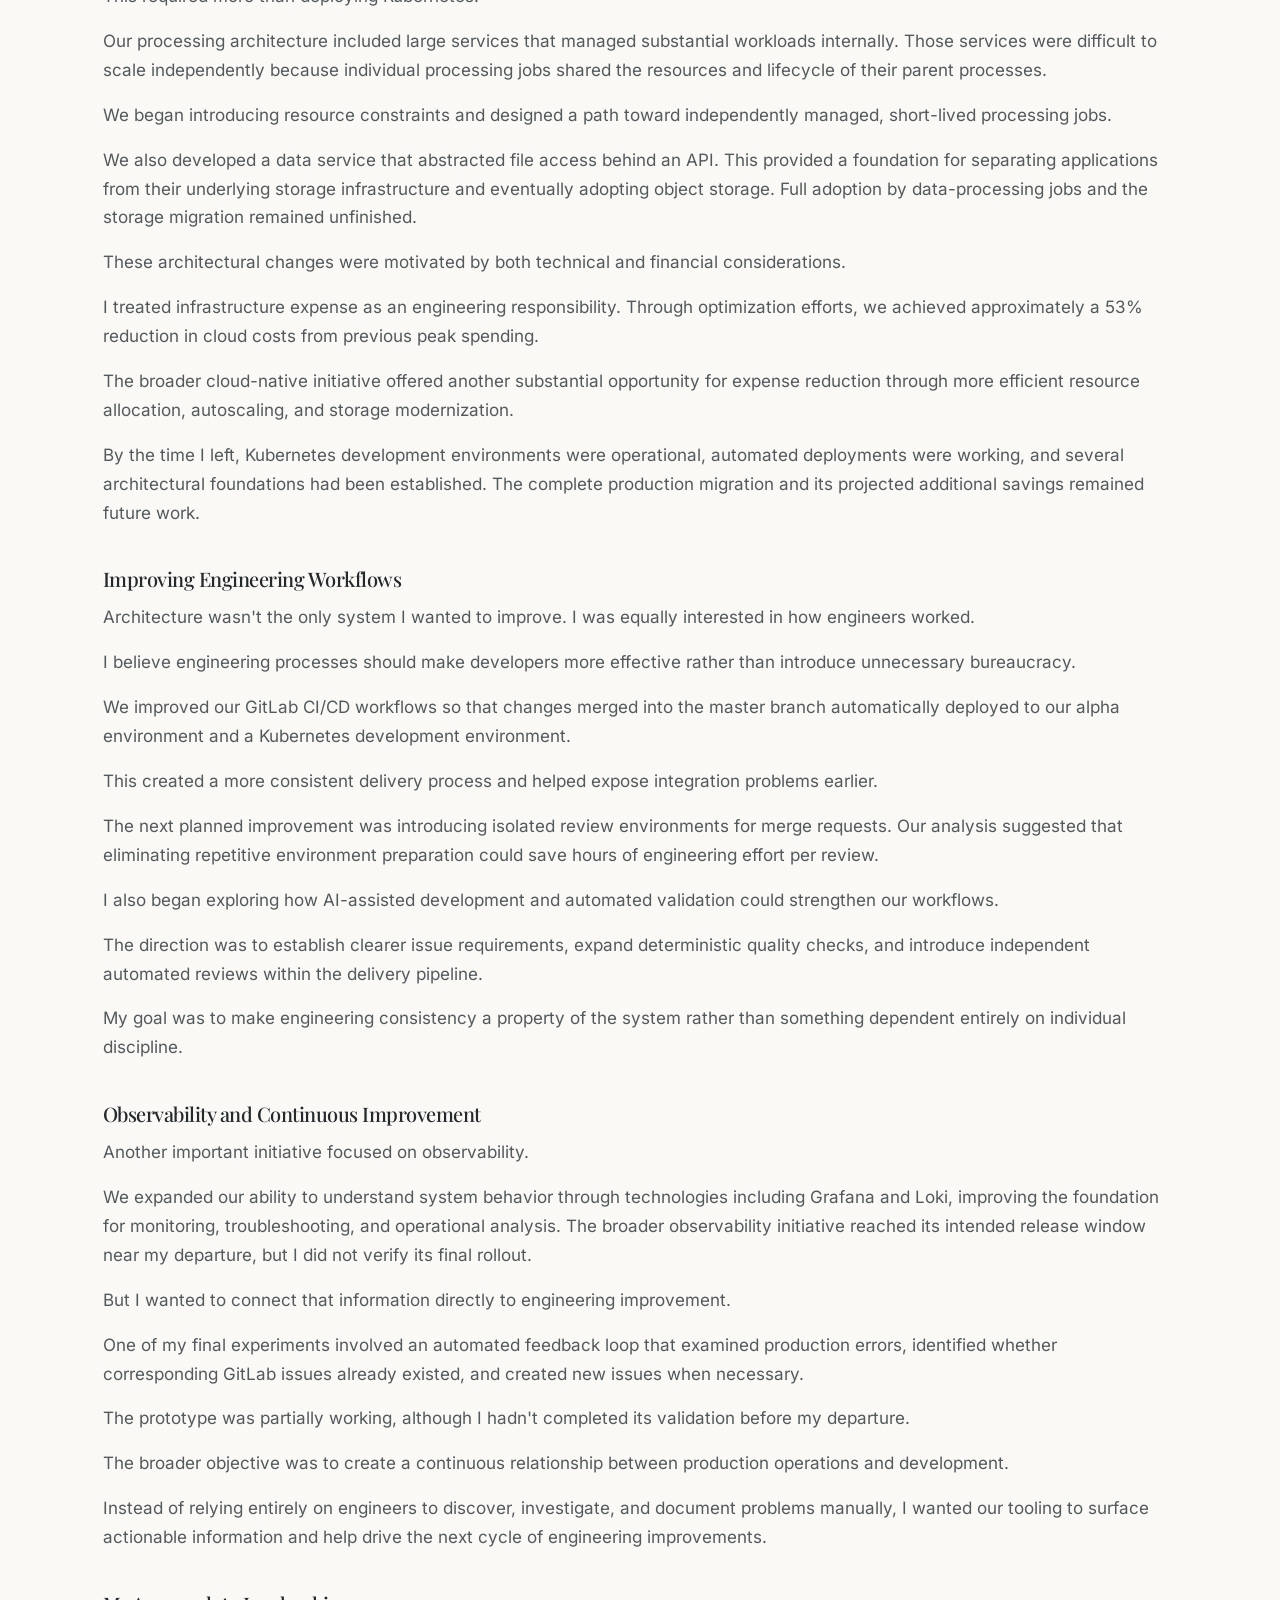
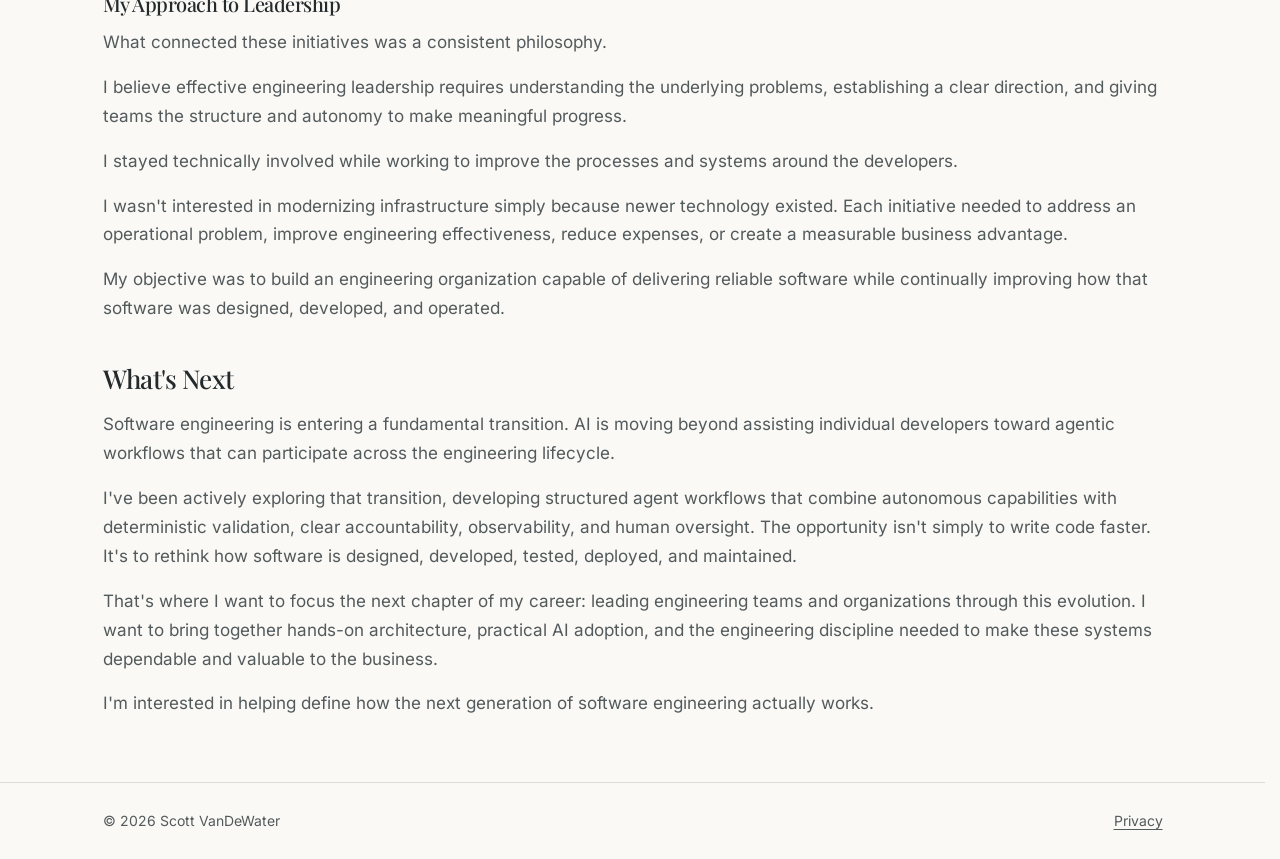
<file: docs/experience.html>
<!DOCTYPE html>
<html lang="en">
  <head>
    <meta charset="UTF-8">
    <meta name="viewport" content="width=device-width, initial-scale=1">
    <title>Experience | Scott VanDeWater</title>
    <meta name="description" content="Hands-on software engineering, cloud architecture, connected-device products, agentic workflows, and engineering leadership by Scott VanDeWater.">
    <link rel="canonical" href="https://scottvandewater.com/experience.html">
    <meta property="og:title" content="Experience | Scott VanDeWater">
    <meta property="og:description" content="Hands-on software engineering, cloud architecture, connected-device products, agentic workflows, and engineering leadership by Scott VanDeWater.">
    <meta property="og:type" content="website">
    <meta property="og:url" content="https://scottvandewater.com/experience.html">
    <meta property="og:image" content="https://scottvandewater.com/scott_vandewater.jpg">
    <meta name="twitter:card" content="summary">
    <meta name="theme-color" content="#faf9f6">
    <link rel="icon" type="image/svg+xml" href="favicon.svg">
    <link rel="icon" type="image/png" sizes="32x32" href="favicon-32.png">
    <link rel="icon" type="image/png" sizes="16x16" href="favicon-16.png">
    <link rel="apple-touch-icon" href="apple-touch-icon.png">
    <link rel="stylesheet" href="styles.css">
    <script async src="https://www.googletagmanager.com/gtag/js?id=G-JYEJ5H2SLE"></script>
    <script>window.dataLayer=window.dataLayer||[];function gtag(){dataLayer.push(arguments)}gtag('js',new Date());gtag('config','G-JYEJ5H2SLE');</script>
  </head>
  <body>
    <a class="skip-link" href="#main">Skip to content</a>
    <header class="site-header">
      <div class="container row">
        <a class="name" href="index.html">Scott VanDeWater</a>
        <nav class="primary-nav" aria-label="Primary">
          <a href="experience.html" aria-current="page">Experience</a>
          <a href="approach.html">My Approach</a>
          <a href="work.html">Selected Work</a>
          <a href="about.html">About</a>
        </nav>
        <nav class="profile-links" aria-label="Professional profiles">
          <a href="https://www.linkedin.com/in/scottvandewater"><img src="assets/brands/linkedin.png" width="20" height="20" alt="" aria-hidden="true"><span>LinkedIn</span></a>
          <a href="https://github.com/sevandewater"><img src="assets/brands/github.svg" width="20" height="20" alt="" aria-hidden="true"><span>GitHub</span></a>
        </nav>
      </div>
    </header>
    <main id="main" tabindex="-1">
      <div class="container section">
        <article class="prose">
          <header class="intro">
            <h1>Experience</h1>
            <p class="lead">There's something remarkable about watching an idea become real.</p>
          </header>
          <p>I've had the chance to experience that from almost every angle: writing the first lines of code, building the systems that businesses depend on, and bringing together the people who make it all possible.</p>
          <p>Some of the most rewarding moments come from the unexpected. A difficult problem that demands a different approach. Someone on the team seeing a possibility nobody else had considered. Watching people accomplish something together that none of them could have done alone.</p>
          <p>Agentic AI brings that same sense of possibility. I've developed structured agent workflows and seen firsthand what they can accomplish, along with the engineering discipline needed to make them dependable. The opportunity goes far beyond generating code. It's about connecting agents to real systems, giving them meaningful work, and building the safeguards that let people trust the results.</p>
          <p>I've learned what it takes to turn ideas into reality. What excites me is what we haven't built yet, and the people I'll get to build it with.</p>
          <nav aria-label="Experience chapters">
            <ul class="link-list">
              <li><a href="#shadow">Shadow Technologies</a></li>
              <li><a href="#clarity">Clarity Voice</a></li>
              <li><a href="#intrepid">Intrepid Control Systems</a></li>
              <li><a href="#next">What’s next</a></li>
            </ul>
          </nav>
          <section id="shadow" aria-labelledby="shadow-title">
            <h2 id="shadow-title">Learning to Own the Whole Problem</h2>
            <p class="meta">Shadow Technologies | Software Engineering &amp; Executive Leadership | 2000-2009</p>
            <p>Co-founding Shadow Technologies gave me the opportunity to experience technology from nearly every angle, well beyond writing software.</p>
            <p>Most of our work involved helping customers solve problems through custom software, web applications, networking, and infrastructure. I designed and developed software, architected and managed hosting infrastructure, worked directly with customers, and handled everything from sales to support and business operations.</p>
            <p>Customers often came to us with a solution already in mind. I found that some of the most valuable conversations came from understanding what they were really trying to accomplish. By working through the possibilities together, we could shape projects around their goals, sometimes finding simpler or more effective approaches than originally envisioned.</p>
            <p>We also took on the development and operation of an existing online game. We rewrote substantial portions of the software, built a community around it, and experimented with monetization. It was a different experience from our customer projects, where we had to think not only about the technology, but also about the people using it, keeping them engaged, and sustaining the product.</p>
            <p>What I took from Shadow Technologies was an appreciation for the whole picture. Engineering wasn't just about delivering working software. It was about understanding people, making sound decisions, managing resources, and creating something that genuinely served its purpose.</p>
            <p>I carried that perspective into Clarity, where the systems I helped build would become central to how an entire business operated.</p>
          </section>
          <section id="clarity" aria-labelledby="clarity-title">
            <h2 id="clarity-title">When the Software Becomes the Business</h2>
            <p class="meta">Clarity Voice · Platform Engineering &amp; Executive Leadership · 2006–2020</p>
            <p>A customer takes a new phone out of the box, plugs it in, and expects it to work.</p>
            <p>Simple enough.</p>
            <p>But behind that expectation is an entire world of technology. Equipment provisioning, switching platforms, carriers, billing, monitoring, customer management, and all the infrastructure holding it together.</p>
            <p>At Clarity Voice, I had the opportunity to build much of that world.</p>
            <section>
              <h3>Building the Platform</h3>
              <p>Some of our systems were inherited and needed significant improvement. Others we designed and built from the ground up.</p>
              <p>I personally developed the telecommunications rating and billing platform that supported the business. It processed call records, managed service plans, calculated charges and prorations, generated invoices, handled payments, and tied everything together with customer management and CRM functionality.</p>
              <p>The platform became central to the company's operations and remains in use today.</p>
              <p>I also built systems that automated the provisioning of customer equipment and telephone services. Phones from multiple manufacturers could be ordered through a distributor and automatically configured when customers connected them for the first time.</p>
              <p>On the switching side, I developed integrations across multiple telecommunications platforms, including automated customer provisioning and migrations.</p>
              <p>One particularly interesting challenge was upgrading switching infrastructure without forcing all customers to move at once. I built a process that allowed individual customers to be migrated between clusters and software versions, with scheduled execution and rollback capabilities.</p>
              <p>We could plan upgrades weeks ahead and move customers through a controlled process rather than treating every upgrade as one large event.</p>
            </section>
            <section>
              <h3>Keeping It Working</h3>
              <p>Telecommunications presents a different set of engineering challenges from a typical business application.</p>
              <p>We were dealing with real-time communication systems and four-nines availability objectives. Problems weren't always easy to reproduce, and interruptions could directly affect customers.</p>
              <p>I developed an automated testing platform using Elixir and portions of a SIP implementation to perform live testing against our switching infrastructure. I also built monitoring and troubleshooting integrations, worked through carrier interoperability, and developed routing and messaging capabilities.</p>
              <p>Sometimes the limitations were in systems we didn't control. When vendor solutions couldn't meet our needs quickly enough, we had to understand the problem deeply enough to develop our own solutions or integrations.</p>
              <p>It was work that demanded an understanding of the entire system, from software and networking to the behavior of external platforms.</p>
            </section>
            <section>
              <h3>Building the People Behind It</h3>
              <p>As the technology grew, so did the need for an engineering organization capable of developing and maintaining it.</p>
              <p>I built the engineering team from the ground up. Rather than relying exclusively on experienced engineers, I frequently hired people with potential and invested in helping them develop.</p>
              <p>Mentoring became one of the most rewarding parts of my career. There's something satisfying about watching someone develop the confidence and technical judgment to take on challenges that once seemed beyond their reach.</p>
              <p>Over time, I managed engineers working locally, remotely, nearshore, and offshore. We developed testing practices, engineering workflows, and metrics that gave us better visibility into quality, progress, and delivery.</p>
              <p>Clarity is where I came to appreciate just how valuable measurement and clear processes can be—not as bureaucracy, but as tools that help people work effectively.</p>
              <p>My responsibilities eventually grew into the CTO role, encompassing technical strategy, architecture, infrastructure, vendor relationships, budgets, and the technology supporting daily business operations.</p>
              <p>We also began exploring machine learning and AI concepts, considering where those technologies might eventually provide practical value.</p>
              <p>What started as building software became something much larger: building the systems, teams, and practices that allowed a business to operate and grow.</p>
            </section>
          </section>
          <section id="intrepid" aria-labelledby="intrepid-title">
            <h2 id="intrepid-title">Engineering Leadership and Modernization</h2>
            <p class="meta">Intrepid Control Systems · Senior Software Architect / Wireless neoVI Team Manager<br>June 2020 – September 2026</p>
            <p>During my six years at Intrepid, my focus extended beyond developing software. I worked to improve how we designed systems, operated infrastructure, organized engineering work, and delivered products.</p>
            <p>My responsibilities combined technical architecture, engineering leadership, and hands-on problem-solving. I managed the Wireless neoVI engineering team, participated in hiring approximately a dozen engineers, and worked closely with development and operations teams to improve the reliability and effectiveness of our connected-vehicle data platforms.</p>
            <p>I approached these challenges through long-term engineering initiatives rather than isolated projects. Each initiative started with a specific problem, a reason it mattered to the business, and a technical direction we could work toward over multiple releases.</p>
            <section>
              <h3>Connected-Vehicle Product Engineering</h3>
              <p>Alongside the platform and modernization initiatives, I had direct product accountability for <strong>neoVI RED 2</strong>, <strong>neoVI FIRE 3</strong>, and <strong>Wireless neoVI</strong>. Together, these products connected in-vehicle data collection with remote device management, data transfer, and cloud-based processing. My role required understanding how the software on the devices, the communication interfaces, and the backend services worked together.</p>
              <p>I worked closely with engineers on client–server interface contracts, feature architecture, failure scenarios, and the design of Linux-based client software. My team developed and maintained the Linux-side software and integrations used by RED 2 and FIRE 3, with related technology also supporting <strong>neoVI Connect</strong> and the FIRE 3 portion of <strong>FIRE 3 COMPUTE</strong>. My contribution to the client software was primarily architecture, technical direction, and mentoring—not writing its C++ implementation.</p>
              <p>During my final months, I became more directly involved in the Linux runtime, reviewing service configurations and startup behavior, investigating device-level observability, improving graceful shutdown handling to reduce the risk of data loss or corruption, and making targeted changes to the service bridging Linux and device firmware. I also personally developed the server-side integration for <strong>ValueLOG</strong>, a separate logging product whose hardware was outside my ownership.</p>
            </section>
            <section>
              <h3>Establishing Reliability</h3>
              <p>One of my earliest priorities was addressing recurring stability problems.</p>
              <p>Coming from a communications environment where downtime had immediate consequences, I brought a strong emphasis on reliability. But I also recognized that Intrepid's operational requirements were different.</p>
              <p>Working alongside operations, we established more appropriate service objectives, improved escalation procedures, standardized environments, and addressed underlying causes of recurring failures.</p>
              <p>Containerization, resource management, and improved recovery mechanisms helped create a more dependable foundation.</p>
              <p>Within the first several months, we had addressed most of the recurring stability problems, allowing us to shift more attention toward longer-term architectural improvements.</p>
            </section>
            <section>
              <h3>Evolving the Architecture</h3>
              <p>With reliability improving, I began pushing several broader modernization initiatives, including infrastructure as code, security, cloud-native architecture, and more consistent deployment practices.</p>
              <p>One of the largest initiatives involved moving from heavily provisioned virtual machines and physical servers toward infrastructure that could scale with actual processing demand.</p>
              <p>This required more than deploying Kubernetes.</p>
              <p>Our processing architecture included large services that managed substantial workloads internally. Those services were difficult to scale independently because individual processing jobs shared the resources and lifecycle of their parent processes.</p>
              <p>We began introducing resource constraints and designed a path toward independently managed, short-lived processing jobs.</p>
              <p>We also developed a data service that abstracted file access behind an API. This provided a foundation for separating applications from their underlying storage infrastructure and eventually adopting object storage. Full adoption by data-processing jobs and the storage migration remained unfinished.</p>
              <p>These architectural changes were motivated by both technical and financial considerations.</p>
              <p>I treated infrastructure expense as an engineering responsibility. Through optimization efforts, we achieved approximately a 53% reduction in cloud costs from previous peak spending.</p>
              <p>The broader cloud-native initiative offered another substantial opportunity for expense reduction through more efficient resource allocation, autoscaling, and storage modernization.</p>
              <p>By the time I left, Kubernetes development environments were operational, automated deployments were working, and several architectural foundations had been established. The complete production migration and its projected additional savings remained future work.</p>
            </section>
            <section>
              <h3>Improving Engineering Workflows</h3>
              <p>Architecture wasn't the only system I wanted to improve. I was equally interested in how engineers worked.</p>
              <p>I believe engineering processes should make developers more effective rather than introduce unnecessary bureaucracy.</p>
              <p>We improved our GitLab CI/CD workflows so that changes merged into the master branch automatically deployed to our alpha environment and a Kubernetes development environment.</p>
              <p>This created a more consistent delivery process and helped expose integration problems earlier.</p>
              <p>The next planned improvement was introducing isolated review environments for merge requests. Our analysis suggested that eliminating repetitive environment preparation could save hours of engineering effort per review.</p>
              <p>I also began exploring how AI-assisted development and automated validation could strengthen our workflows.</p>
              <p>The direction was to establish clearer issue requirements, expand deterministic quality checks, and introduce independent automated reviews within the delivery pipeline.</p>
              <p>My goal was to make engineering consistency a property of the system rather than something dependent entirely on individual discipline.</p>
            </section>
            <section>
              <h3>Observability and Continuous Improvement</h3>
              <p>Another important initiative focused on observability.</p>
              <p>We expanded our ability to understand system behavior through technologies including Grafana and Loki, improving the foundation for monitoring, troubleshooting, and operational analysis. The broader observability initiative reached its intended release window near my departure, but I did not verify its final rollout.</p>
              <p>But I wanted to connect that information directly to engineering improvement.</p>
              <p>One of my final experiments involved an automated feedback loop that examined production errors, identified whether corresponding GitLab issues already existed, and created new issues when necessary.</p>
              <p>The prototype was partially working, although I hadn't completed its validation before my departure.</p>
              <p>The broader objective was to create a continuous relationship between production operations and development.</p>
              <p>Instead of relying entirely on engineers to discover, investigate, and document problems manually, I wanted our tooling to surface actionable information and help drive the next cycle of engineering improvements.</p>
            </section>
            <section>
              <h3>My Approach to Leadership</h3>
              <p>What connected these initiatives was a consistent philosophy.</p>
              <p>I believe effective engineering leadership requires understanding the underlying problems, establishing a clear direction, and giving teams the structure and autonomy to make meaningful progress.</p>
              <p>I stayed technically involved while working to improve the processes and systems around the developers.</p>
              <p>I wasn't interested in modernizing infrastructure simply because newer technology existed. Each initiative needed to address an operational problem, improve engineering effectiveness, reduce expenses, or create a measurable business advantage.</p>
              <p>My objective was to build an engineering organization capable of delivering reliable software while continually improving how that software was designed, developed, and operated.</p>
            </section>
          </section>
          <section id="next" aria-labelledby="next-title">
            <h2 id="next-title">What's Next</h2>
            <p>Software engineering is entering a fundamental transition. AI is moving beyond assisting individual developers toward agentic workflows that can participate across the engineering lifecycle.</p>
            <p>I've been actively exploring that transition, developing structured agent workflows that combine autonomous capabilities with deterministic validation, clear accountability, observability, and human oversight. The opportunity isn't simply to write code faster. It's to rethink how software is designed, developed, tested, deployed, and maintained.</p>
            <p>That's where I want to focus the next chapter of my career: leading engineering teams and organizations through this evolution. I want to bring together hands-on architecture, practical AI adoption, and the engineering discipline needed to make these systems dependable and valuable to the business.</p>
            <p>I'm interested in helping define how the next generation of software engineering actually works.</p>
          </section>
        </article>
      </div>
    </main>
    <footer class="site-footer">
      <div class="container row">
        <p>© 2026 Scott VanDeWater</p>
        <a href="privacy.html">Privacy</a>
      </div>
    </footer>
  </body>
</html>
</file>
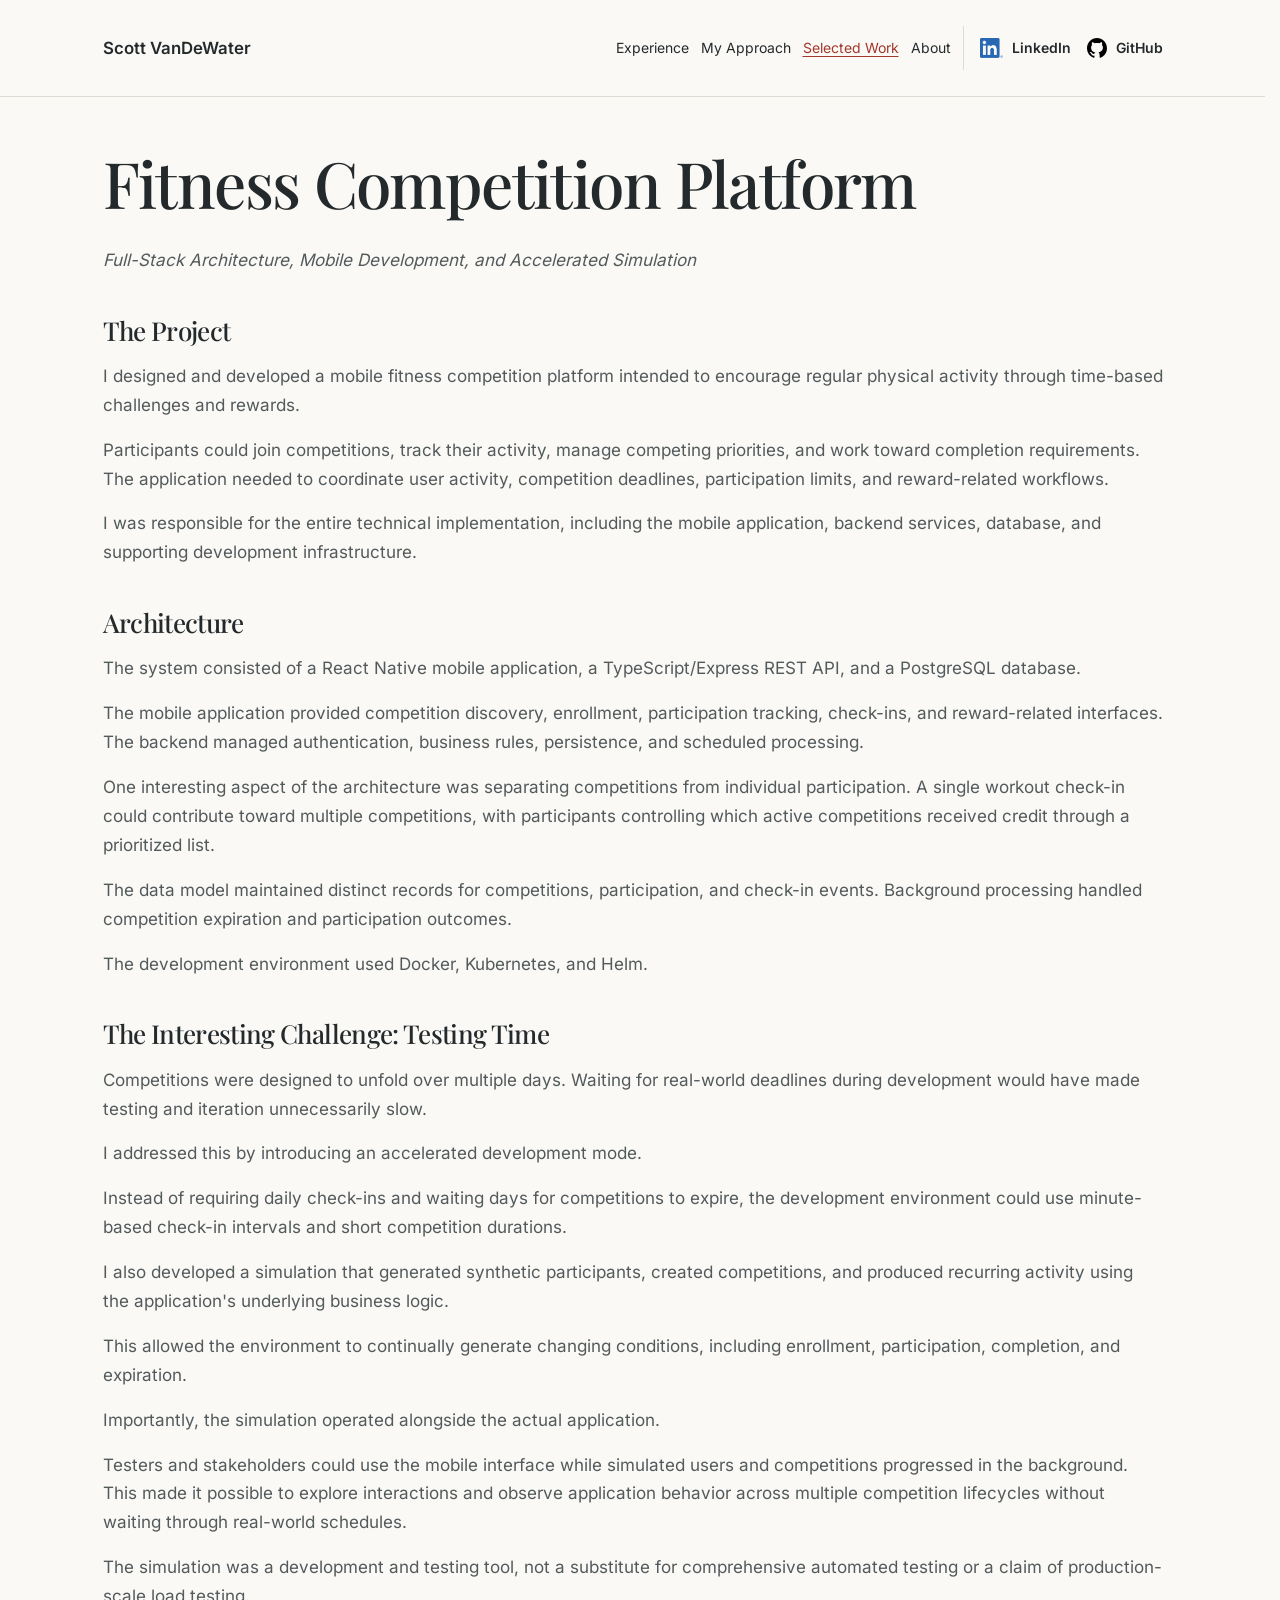
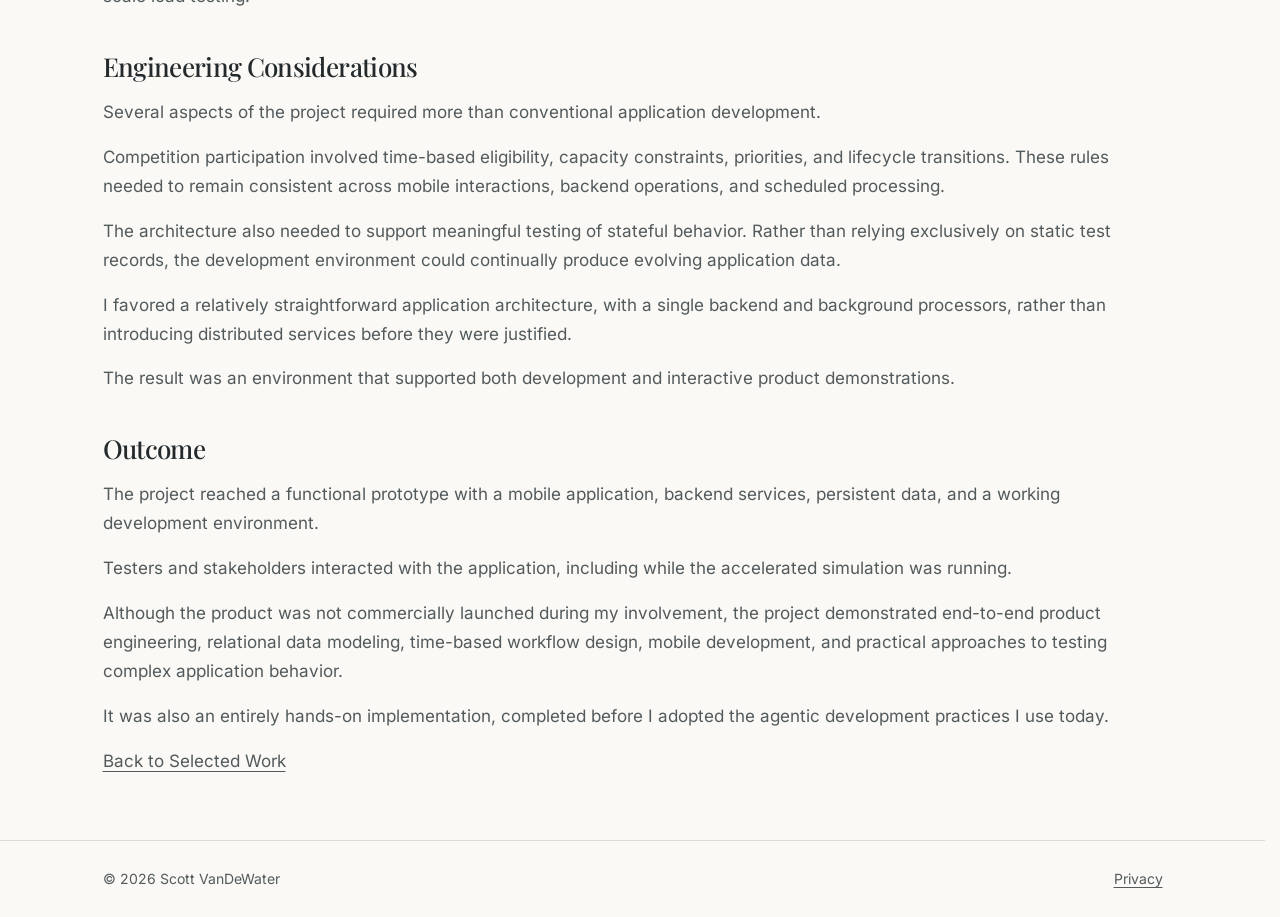
<file: docs/fitness-competition-platform.html>
<!DOCTYPE html>
<html lang="en">
  <head>
    <meta charset="UTF-8">
    <meta name="viewport" content="width=device-width, initial-scale=1">
    <title>Fitness Competition Platform | Scott VanDeWater</title>
    <meta name="description" content="A mobile fitness competition prototype with a React Native app, TypeScript backend, PostgreSQL, and accelerated simulation for testing time-based workflows.">
    <link rel="canonical" href="https://scottvandewater.com/fitness-competition-platform.html">
    <meta property="og:title" content="Fitness Competition Platform | Scott VanDeWater">
    <meta property="og:description" content="A mobile fitness competition prototype with a React Native app, TypeScript backend, PostgreSQL, and accelerated simulation for testing time-based workflows.">
    <meta property="og:type" content="website">
    <meta property="og:url" content="https://scottvandewater.com/fitness-competition-platform.html">
    <meta property="og:image" content="https://scottvandewater.com/scott_vandewater.jpg">
    <meta name="twitter:card" content="summary">
    <meta name="theme-color" content="#faf9f6">
    <link rel="icon" type="image/svg+xml" href="favicon.svg">
    <link rel="icon" type="image/png" sizes="32x32" href="favicon-32.png">
    <link rel="icon" type="image/png" sizes="16x16" href="favicon-16.png">
    <link rel="apple-touch-icon" href="apple-touch-icon.png">
    <link rel="stylesheet" href="styles.css">
    <script async src="https://www.googletagmanager.com/gtag/js?id=G-JYEJ5H2SLE"></script>
    <script>window.dataLayer=window.dataLayer||[];function gtag(){dataLayer.push(arguments)}gtag('js',new Date());gtag('config','G-JYEJ5H2SLE');</script>
  </head>
  <body>
    <a class="skip-link" href="#main">Skip to content</a>
    <header class="site-header">
      <div class="container row">
        <a class="name" href="index.html">Scott VanDeWater</a>
        <nav class="primary-nav" aria-label="Primary">
          <a href="experience.html">Experience</a>
          <a href="approach.html">My Approach</a>
          <a href="work.html" aria-current="true">Selected Work</a>
          <a href="about.html">About</a>
        </nav>
        <nav class="profile-links" aria-label="Professional profiles">
          <a href="https://www.linkedin.com/in/scottvandewater"><img src="assets/brands/linkedin.png" width="20" height="20" alt="" aria-hidden="true"><span>LinkedIn</span></a>
          <a href="https://github.com/sevandewater"><img src="assets/brands/github.svg" width="20" height="20" alt="" aria-hidden="true"><span>GitHub</span></a>
        </nav>
      </div>
    </header>
    <main id="main" tabindex="-1">
      <div class="container section">
        <article class="prose">
          <header class="intro">
            <h1>Fitness Competition Platform</h1>
            <p><em>Full-Stack Architecture, Mobile Development, and Accelerated Simulation</em></p>
          </header>
          <section aria-labelledby="the-project">
            <h2 id="the-project">The Project</h2>
            <p>I designed and developed a mobile fitness competition platform intended to encourage regular physical activity through time-based challenges and rewards.</p>
            <p>Participants could join competitions, track their activity, manage competing priorities, and work toward completion requirements. The application needed to coordinate user activity, competition deadlines, participation limits, and reward-related workflows.</p>
            <p>I was responsible for the entire technical implementation, including the mobile application, backend services, database, and supporting development infrastructure.</p>
          </section>
          <section aria-labelledby="architecture">
            <h2 id="architecture">Architecture</h2>
            <p>The system consisted of a React Native mobile application, a TypeScript/Express REST API, and a PostgreSQL database.</p>
            <p>The mobile application provided competition discovery, enrollment, participation tracking, check-ins, and reward-related interfaces. The backend managed authentication, business rules, persistence, and scheduled processing.</p>
            <p>One interesting aspect of the architecture was separating competitions from individual participation. A single workout check-in could contribute toward multiple competitions, with participants controlling which active competitions received credit through a prioritized list.</p>
            <p>The data model maintained distinct records for competitions, participation, and check-in events. Background processing handled competition expiration and participation outcomes.</p>
            <p>The development environment used Docker, Kubernetes, and Helm.</p>
          </section>
          <section aria-labelledby="the-interesting-challenge-testing-time">
            <h2 id="the-interesting-challenge-testing-time">The Interesting Challenge: Testing Time</h2>
            <p>Competitions were designed to unfold over multiple days. Waiting for real-world deadlines during development would have made testing and iteration unnecessarily slow.</p>
            <p>I addressed this by introducing an accelerated development mode.</p>
            <p>Instead of requiring daily check-ins and waiting days for competitions to expire, the development environment could use minute-based check-in intervals and short competition durations.</p>
            <p>I also developed a simulation that generated synthetic participants, created competitions, and produced recurring activity using the application's underlying business logic.</p>
            <p>This allowed the environment to continually generate changing conditions, including enrollment, participation, completion, and expiration.</p>
            <p>Importantly, the simulation operated alongside the actual application.</p>
            <p>Testers and stakeholders could use the mobile interface while simulated users and competitions progressed in the background. This made it possible to explore interactions and observe application behavior across multiple competition lifecycles without waiting through real-world schedules.</p>
            <p>The simulation was a development and testing tool, not a substitute for comprehensive automated testing or a claim of production-scale load testing.</p>
          </section>
          <section aria-labelledby="engineering-considerations">
            <h2 id="engineering-considerations">Engineering Considerations</h2>
            <p>Several aspects of the project required more than conventional application development.</p>
            <p>Competition participation involved time-based eligibility, capacity constraints, priorities, and lifecycle transitions. These rules needed to remain consistent across mobile interactions, backend operations, and scheduled processing.</p>
            <p>The architecture also needed to support meaningful testing of stateful behavior. Rather than relying exclusively on static test records, the development environment could continually produce evolving application data.</p>
            <p>I favored a relatively straightforward application architecture, with a single backend and background processors, rather than introducing distributed services before they were justified.</p>
            <p>The result was an environment that supported both development and interactive product demonstrations.</p>
          </section>
          <section aria-labelledby="outcome">
            <h2 id="outcome">Outcome</h2>
            <p>The project reached a functional prototype with a mobile application, backend services, persistent data, and a working development environment.</p>
            <p>Testers and stakeholders interacted with the application, including while the accelerated simulation was running.</p>
            <p>Although the product was not commercially launched during my involvement, the project demonstrated end-to-end product engineering, relational data modeling, time-based workflow design, mobile development, and practical approaches to testing complex application behavior.</p>
            <p>It was also an entirely hands-on implementation, completed before I adopted the agentic development practices I use today.</p>
          </section>
          <p><a href="work.html">Back to Selected Work</a></p>
        </article>
      </div>
    </main>
    <footer class="site-footer">
      <div class="container row">
        <p>© 2026 Scott VanDeWater</p>
        <a href="privacy.html">Privacy</a>
      </div>
    </footer>
  </body>
</html>
</file>
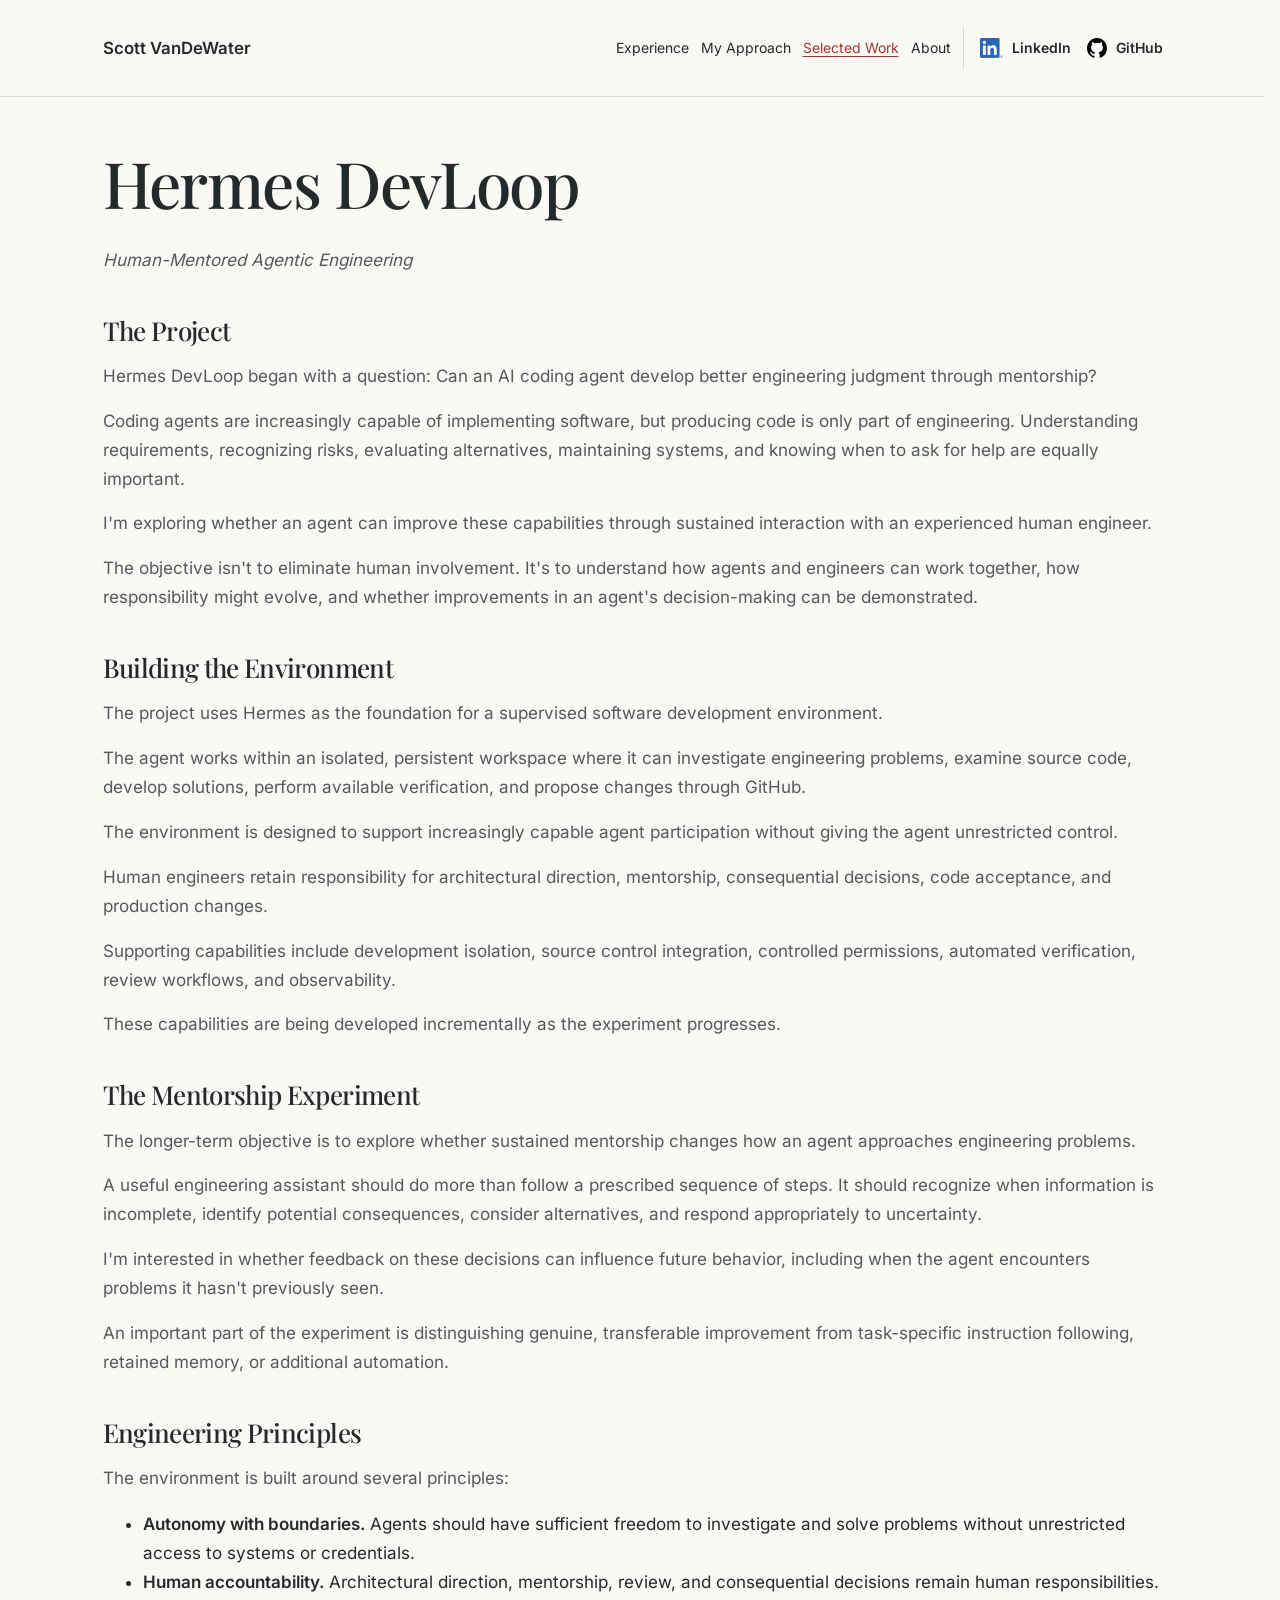
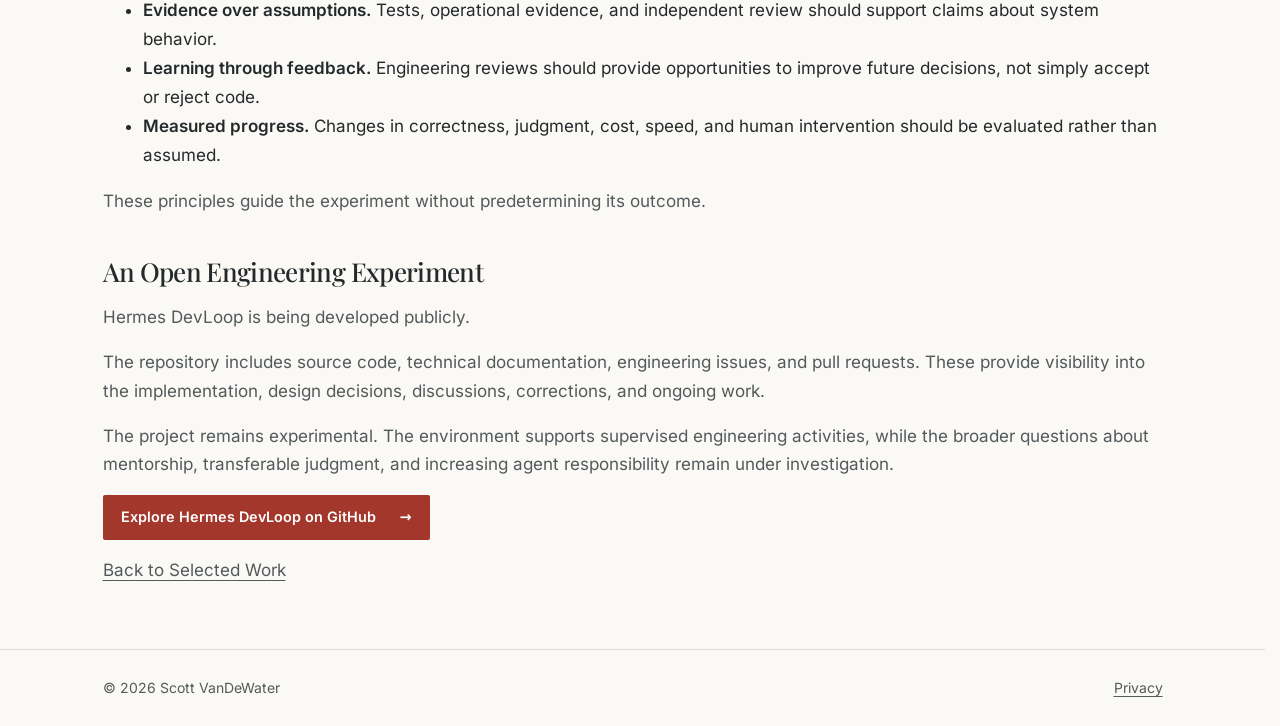
<file: docs/hermes-devloop.html>
<!DOCTYPE html>
<html lang="en">
  <head>
    <meta charset="UTF-8">
    <meta name="viewport" content="width=device-width, initial-scale=1">
    <title>Hermes DevLoop | Scott VanDeWater</title>
    <meta name="description" content="An open-source experiment exploring human mentorship, supervised coding agents, engineering judgment, and accountable software development.">
    <link rel="canonical" href="https://scottvandewater.com/hermes-devloop.html">
    <meta property="og:title" content="Hermes DevLoop | Scott VanDeWater">
    <meta property="og:description" content="An open-source experiment exploring human mentorship, supervised coding agents, engineering judgment, and accountable software development.">
    <meta property="og:type" content="website">
    <meta property="og:url" content="https://scottvandewater.com/hermes-devloop.html">
    <meta property="og:image" content="https://scottvandewater.com/scott_vandewater.jpg">
    <meta name="twitter:card" content="summary">
    <meta name="theme-color" content="#faf9f6">
    <link rel="icon" type="image/svg+xml" href="favicon.svg">
    <link rel="icon" type="image/png" sizes="32x32" href="favicon-32.png">
    <link rel="icon" type="image/png" sizes="16x16" href="favicon-16.png">
    <link rel="apple-touch-icon" href="apple-touch-icon.png">
    <link rel="stylesheet" href="styles.css">
    <script async src="https://www.googletagmanager.com/gtag/js?id=G-JYEJ5H2SLE"></script>
    <script>window.dataLayer=window.dataLayer||[];function gtag(){dataLayer.push(arguments)}gtag('js',new Date());gtag('config','G-JYEJ5H2SLE');</script>
  </head>
  <body>
    <a class="skip-link" href="#main">Skip to content</a>
    <header class="site-header">
      <div class="container row">
        <a class="name" href="index.html">Scott VanDeWater</a>
        <nav class="primary-nav" aria-label="Primary">
          <a href="experience.html">Experience</a>
          <a href="approach.html">My Approach</a>
          <a href="work.html" aria-current="true">Selected Work</a>
          <a href="about.html">About</a>
        </nav>
        <nav class="profile-links" aria-label="Professional profiles">
          <a href="https://www.linkedin.com/in/scottvandewater"><img src="assets/brands/linkedin.png" width="20" height="20" alt="" aria-hidden="true"><span>LinkedIn</span></a>
          <a href="https://github.com/sevandewater"><img src="assets/brands/github.svg" width="20" height="20" alt="" aria-hidden="true"><span>GitHub</span></a>
        </nav>
      </div>
    </header>
    <main id="main" tabindex="-1">
      <div class="container section">
        <article class="prose">
          <header class="intro">
            <h1>Hermes DevLoop</h1>
            <p><em>Human-Mentored Agentic Engineering</em></p>
          </header>
          <section aria-labelledby="the-project">
            <h2 id="the-project">The Project</h2>
            <p>Hermes DevLoop began with a question: Can an AI coding agent develop better engineering judgment through mentorship?</p>
            <p>Coding agents are increasingly capable of implementing software, but producing code is only part of engineering. Understanding requirements, recognizing risks, evaluating alternatives, maintaining systems, and knowing when to ask for help are equally important.</p>
            <p>I'm exploring whether an agent can improve these capabilities through sustained interaction with an experienced human engineer.</p>
            <p>The objective isn't to eliminate human involvement. It's to understand how agents and engineers can work together, how responsibility might evolve, and whether improvements in an agent's decision-making can be demonstrated.</p>
          </section>
          <section aria-labelledby="building-the-environment">
            <h2 id="building-the-environment">Building the Environment</h2>
            <p>The project uses Hermes as the foundation for a supervised software development environment.</p>
            <p>The agent works within an isolated, persistent workspace where it can investigate engineering problems, examine source code, develop solutions, perform available verification, and propose changes through GitHub.</p>
            <p>The environment is designed to support increasingly capable agent participation without giving the agent unrestricted control.</p>
            <p>Human engineers retain responsibility for architectural direction, mentorship, consequential decisions, code acceptance, and production changes.</p>
            <p>Supporting capabilities include development isolation, source control integration, controlled permissions, automated verification, review workflows, and observability.</p>
            <p>These capabilities are being developed incrementally as the experiment progresses.</p>
          </section>
          <section aria-labelledby="the-mentorship-experiment">
            <h2 id="the-mentorship-experiment">The Mentorship Experiment</h2>
            <p>The longer-term objective is to explore whether sustained mentorship changes how an agent approaches engineering problems.</p>
            <p>A useful engineering assistant should do more than follow a prescribed sequence of steps. It should recognize when information is incomplete, identify potential consequences, consider alternatives, and respond appropriately to uncertainty.</p>
            <p>I'm interested in whether feedback on these decisions can influence future behavior, including when the agent encounters problems it hasn't previously seen.</p>
            <p>An important part of the experiment is distinguishing genuine, transferable improvement from task-specific instruction following, retained memory, or additional automation.</p>
          </section>
          <section aria-labelledby="engineering-principles">
            <h2 id="engineering-principles">Engineering Principles</h2>
            <p>The environment is built around several principles:</p>
            <ul>
              <li><strong>Autonomy with boundaries.</strong> Agents should have sufficient freedom to investigate and solve problems without unrestricted access to systems or credentials.</li>
              <li><strong>Human accountability.</strong> Architectural direction, mentorship, review, and consequential decisions remain human responsibilities.</li>
              <li><strong>Evidence over assumptions.</strong> Tests, operational evidence, and independent review should support claims about system behavior.</li>
              <li><strong>Learning through feedback.</strong> Engineering reviews should provide opportunities to improve future decisions, not simply accept or reject code.</li>
              <li><strong>Measured progress.</strong> Changes in correctness, judgment, cost, speed, and human intervention should be evaluated rather than assumed.</li>
            </ul>
            <p>These principles guide the experiment without predetermining its outcome.</p>
          </section>
          <section aria-labelledby="an-open-engineering-experiment">
            <h2 id="an-open-engineering-experiment">An Open Engineering Experiment</h2>
            <p>Hermes DevLoop is being developed publicly.</p>
            <p>The repository includes source code, technical documentation, engineering issues, and pull requests. These provide visibility into the implementation, design decisions, discussions, corrections, and ongoing work.</p>
            <p>The project remains experimental. The environment supports supervised engineering activities, while the broader questions about mentorship, transferable judgment, and increasing agent responsibility remain under investigation.</p>
            <p><a class="button" href="https://github.com/sevandewater/hermes-dev-loop">Explore Hermes DevLoop on GitHub <span aria-hidden="true">→</span></a></p>
          </section>
          <p><a href="work.html">Back to Selected Work</a></p>
        </article>
      </div>
    </main>
    <footer class="site-footer">
      <div class="container row">
        <p>© 2026 Scott VanDeWater</p>
        <a href="privacy.html">Privacy</a>
      </div>
    </footer>
  </body>
</html>
</file>
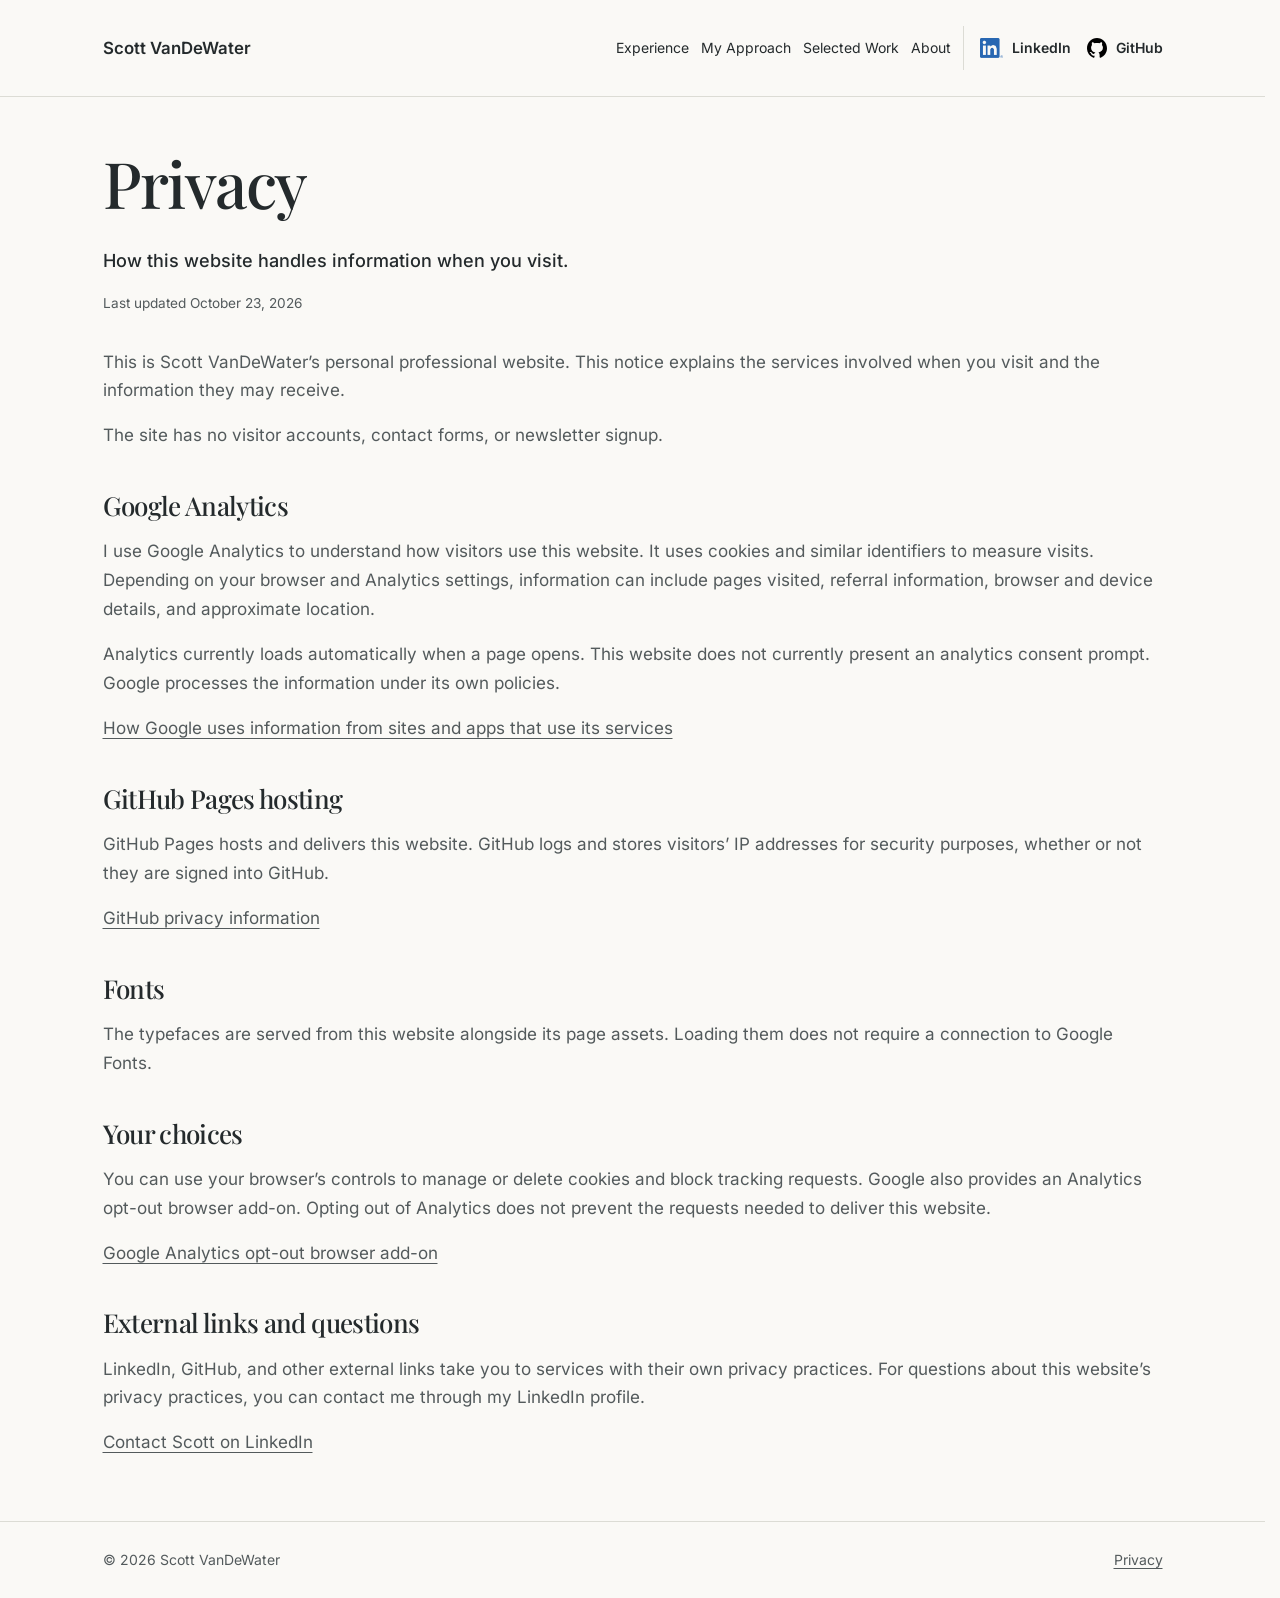
<file: docs/privacy.html>
<!DOCTYPE html>
<html lang="en">
  <head>
    <meta charset="UTF-8">
    <meta name="viewport" content="width=device-width, initial-scale=1">
    <title>Privacy | Scott VanDeWater</title>
    <meta name="description" content="How this website uses Google Analytics and GitHub Pages hosting, and your privacy choices.">
    <link rel="canonical" href="https://scottvandewater.com/privacy.html">
    <meta property="og:title" content="Privacy | Scott VanDeWater">
    <meta property="og:description" content="How this website uses Google Analytics and GitHub Pages hosting, and your privacy choices.">
    <meta property="og:type" content="website">
    <meta property="og:url" content="https://scottvandewater.com/privacy.html">
    <meta property="og:image" content="https://scottvandewater.com/scott_vandewater.jpg">
    <meta name="twitter:card" content="summary">
    <meta name="theme-color" content="#faf9f6">
    <link rel="icon" type="image/svg+xml" href="favicon.svg">
    <link rel="icon" type="image/png" sizes="32x32" href="favicon-32.png">
    <link rel="icon" type="image/png" sizes="16x16" href="favicon-16.png">
    <link rel="apple-touch-icon" href="apple-touch-icon.png">
    <link rel="stylesheet" href="styles.css">
    <script async src="https://www.googletagmanager.com/gtag/js?id=G-JYEJ5H2SLE"></script>
    <script>window.dataLayer=window.dataLayer||[];function gtag(){dataLayer.push(arguments)}gtag('js',new Date());gtag('config','G-JYEJ5H2SLE');</script>
  </head>
  <body>
    <a class="skip-link" href="#main">Skip to content</a>
    <header class="site-header">
      <div class="container row">
        <a class="name" href="index.html">Scott VanDeWater</a>
        <nav class="primary-nav" aria-label="Primary">
          <a href="experience.html">Experience</a>
          <a href="approach.html">My Approach</a>
          <a href="work.html">Selected Work</a>
          <a href="about.html">About</a>
        </nav>
        <nav class="profile-links" aria-label="Professional profiles">
          <a href="https://www.linkedin.com/in/scottvandewater"><img src="assets/brands/linkedin.png" width="20" height="20" alt="" aria-hidden="true"><span>LinkedIn</span></a>
          <a href="https://github.com/sevandewater"><img src="assets/brands/github.svg" width="20" height="20" alt="" aria-hidden="true"><span>GitHub</span></a>
        </nav>
      </div>
    </header>
    <main id="main" tabindex="-1">
      <div class="container section">
        <article class="prose">
          <header class="intro">
            <h1>Privacy</h1>
            <p class="lead">How this website handles information when you visit.</p>
            <p class="meta">Last updated <time datetime="2026-10-23">October 23, 2026</time></p>
          </header>
          <p>This is Scott VanDeWater’s personal professional website. This notice explains the services involved when you visit and the information they may receive.</p>
          <p>The site has no visitor accounts, contact forms, or newsletter signup.</p>
          <section id="analytics">
            <h2>Google Analytics</h2>
            <p>I use Google Analytics to understand how visitors use this website. It uses cookies and similar identifiers to measure visits. Depending on your browser and Analytics settings, information can include pages visited, referral information, browser and device details, and approximate location.</p>
            <p>Analytics currently loads automatically when a page opens. This website does not currently present an analytics consent prompt. Google processes the information under its own policies.</p>
            <p><a href="https://policies.google.com/technologies/partner-sites">How Google uses information from sites and apps that use its services</a></p>
          </section>
          <section id="hosting">
            <h2>GitHub Pages hosting</h2>
            <p>GitHub Pages hosts and delivers this website. GitHub logs and stores visitors’ IP addresses for security purposes, whether or not they are signed into GitHub.</p>
            <p><a href="https://docs.github.com/en/site-policy/privacy-policies/github-general-privacy-statement">GitHub privacy information</a></p>
          </section>
          <section id="fonts">
            <h2>Fonts</h2>
            <p>The typefaces are served from this website alongside its page assets. Loading them does not require a connection to Google Fonts.</p>
          </section>
          <section id="choices">
            <h2>Your choices</h2>
            <p>You can use your browser’s controls to manage or delete cookies and block tracking requests. Google also provides an Analytics opt-out browser add-on. Opting out of Analytics does not prevent the requests needed to deliver this website.</p>
            <p><a href="https://tools.google.com/dlpage/gaoptout?hl=en">Google Analytics opt-out browser add-on</a></p>
          </section>
          <section id="external-links">
            <h2>External links and questions</h2>
            <p>LinkedIn, GitHub, and other external links take you to services with their own privacy practices. For questions about this website’s privacy practices, you can contact me through my LinkedIn profile.</p>
            <p><a href="https://www.linkedin.com/in/scottvandewater">Contact Scott on LinkedIn</a></p>
          </section>
        </article>
      </div>
    </main>
    <footer class="site-footer">
      <div class="container row">
        <p>© 2026 Scott VanDeWater</p>
        <a href="privacy.html">Privacy</a>
      </div>
    </footer>
  </body>
</html>
</file>
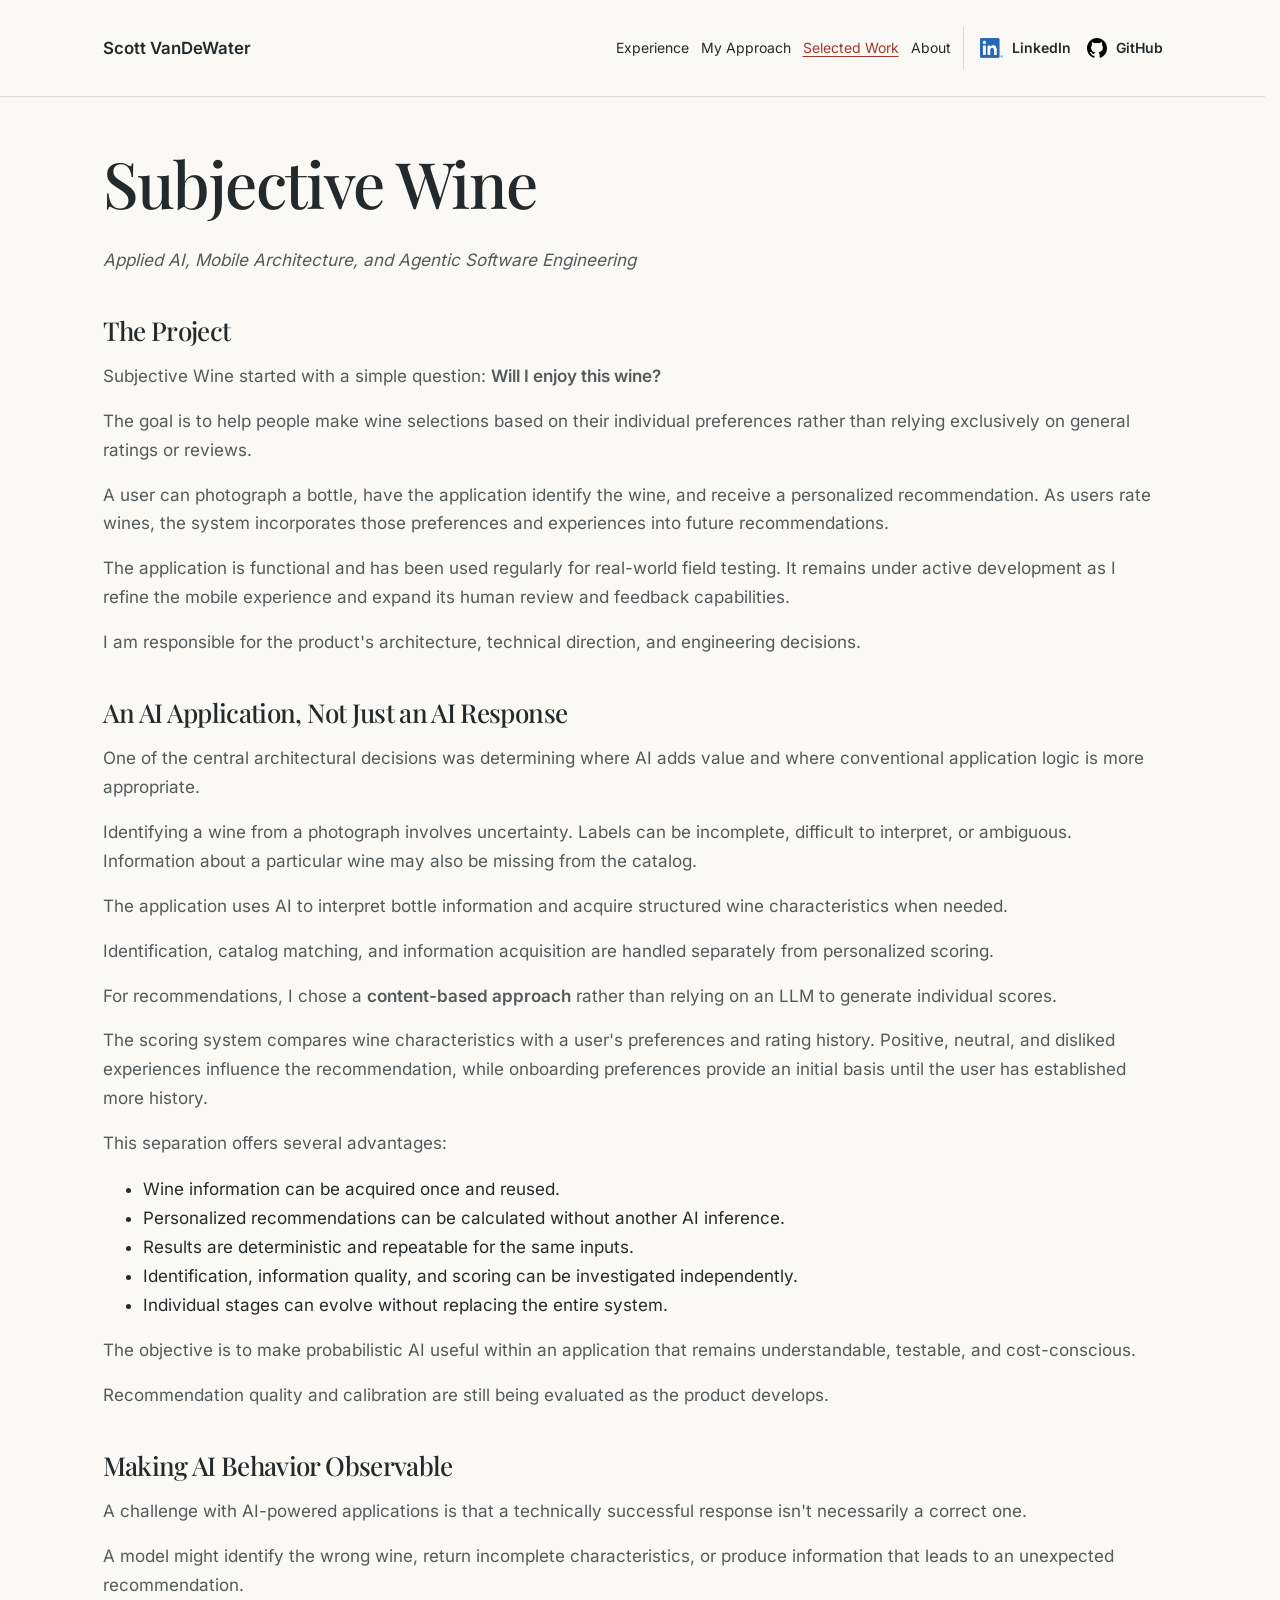
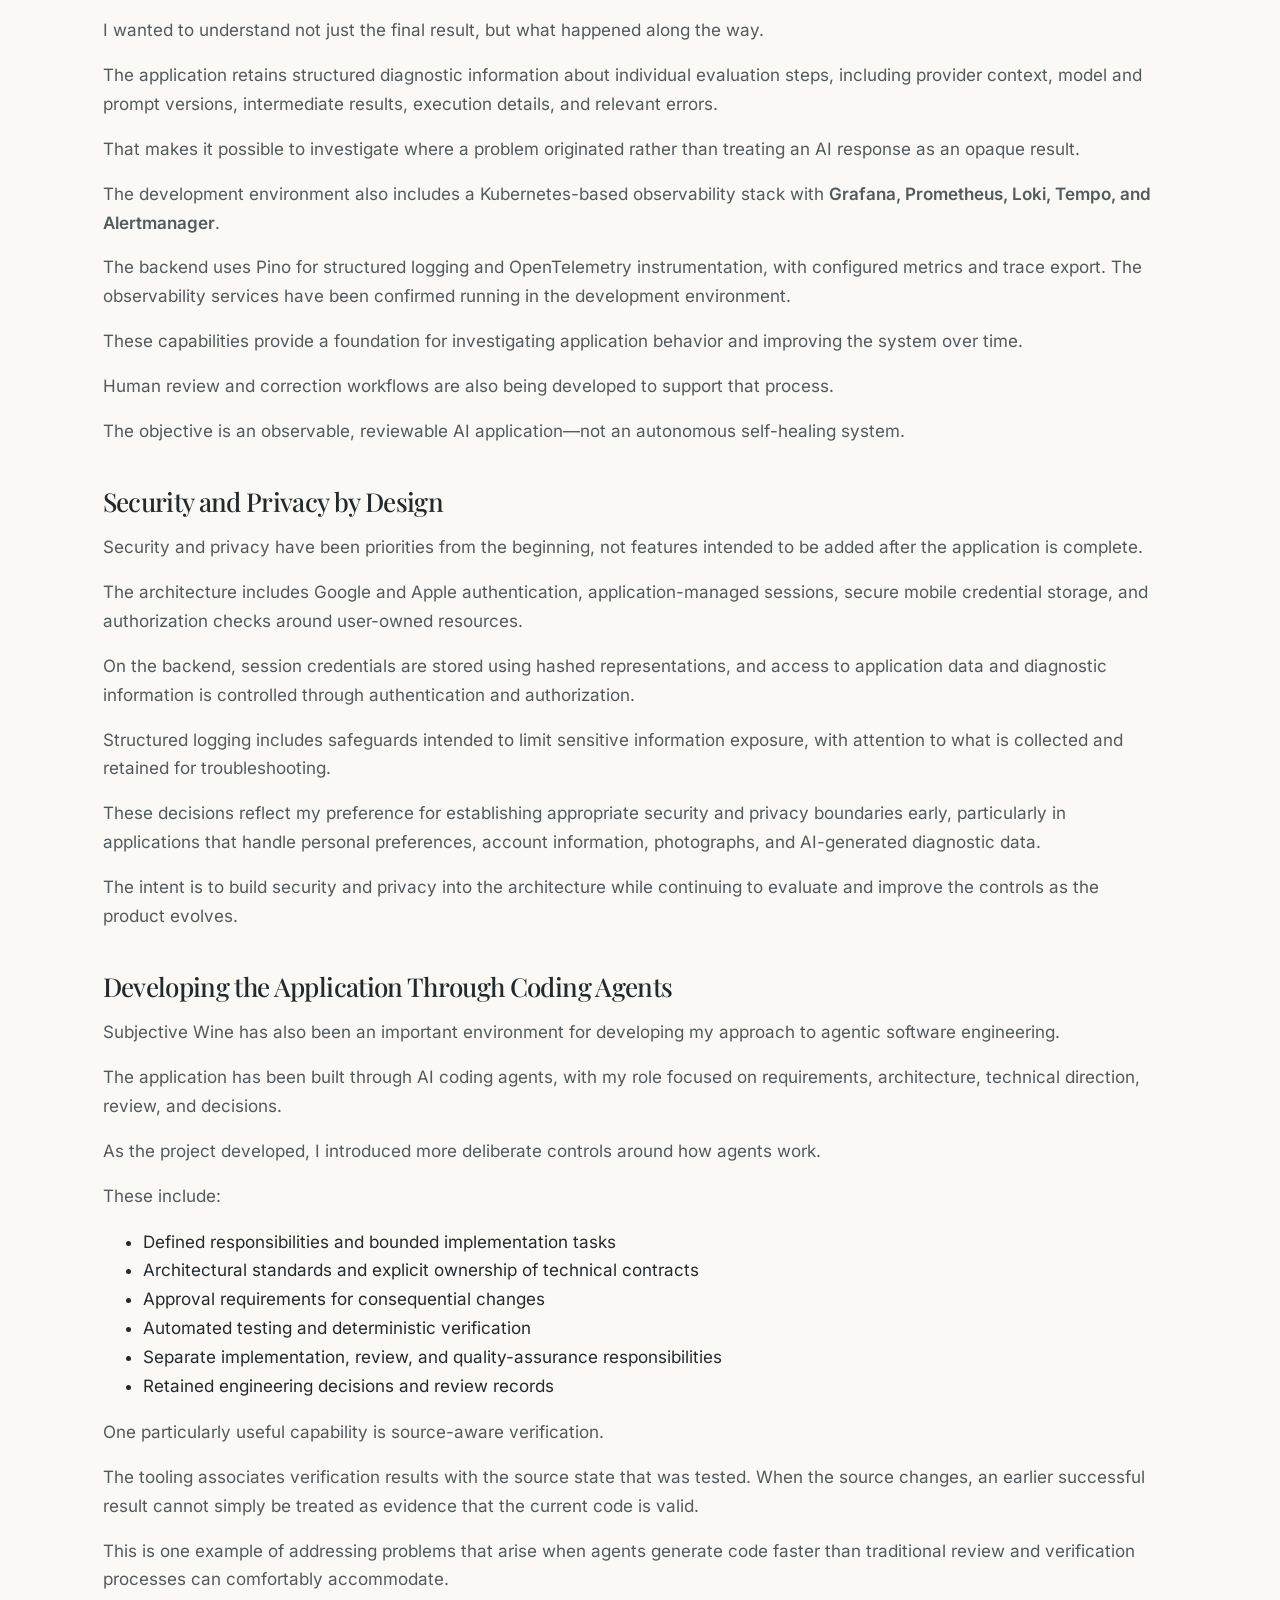
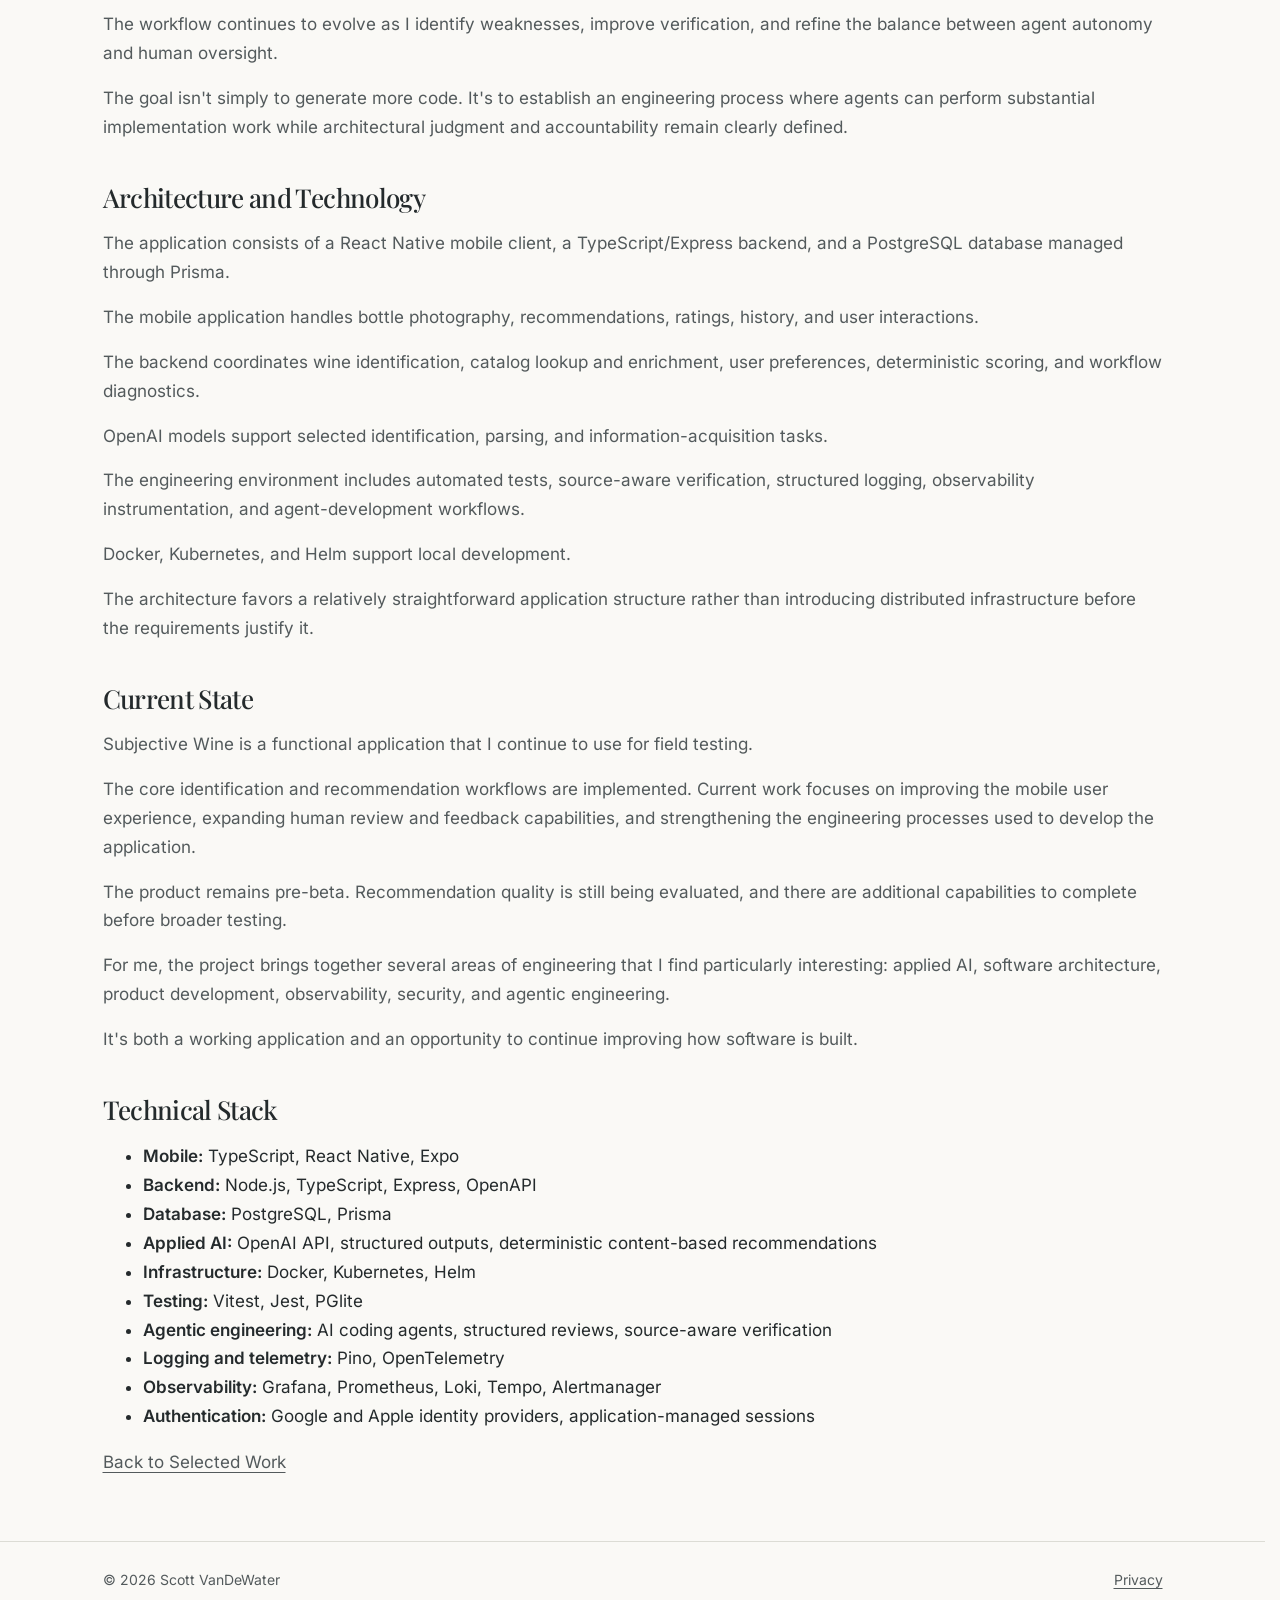
<file: docs/subjective-wine.html>
<!DOCTYPE html>
<html lang="en">
  <head>
    <meta charset="UTF-8">
    <meta name="viewport" content="width=device-width, initial-scale=1">
    <title>Subjective Wine | Scott VanDeWater</title>
    <meta name="description" content="A functional, field-tested wine discovery application combining AI-assisted identification, deterministic recommendations, observability, and agentic engineering. Currently pre-beta.">
    <link rel="canonical" href="https://scottvandewater.com/subjective-wine.html">
    <meta property="og:title" content="Subjective Wine | Scott VanDeWater">
    <meta property="og:description" content="A functional, field-tested wine discovery application combining AI-assisted identification, deterministic recommendations, observability, and agentic engineering. Currently pre-beta.">
    <meta property="og:type" content="website">
    <meta property="og:url" content="https://scottvandewater.com/subjective-wine.html">
    <meta property="og:image" content="https://scottvandewater.com/scott_vandewater.jpg">
    <meta name="twitter:card" content="summary">
    <meta name="theme-color" content="#faf9f6">
    <link rel="icon" type="image/svg+xml" href="favicon.svg">
    <link rel="icon" type="image/png" sizes="32x32" href="favicon-32.png">
    <link rel="icon" type="image/png" sizes="16x16" href="favicon-16.png">
    <link rel="apple-touch-icon" href="apple-touch-icon.png">
    <link rel="stylesheet" href="styles.css">
    <script async src="https://www.googletagmanager.com/gtag/js?id=G-JYEJ5H2SLE"></script>
    <script>window.dataLayer=window.dataLayer||[];function gtag(){dataLayer.push(arguments)}gtag('js',new Date());gtag('config','G-JYEJ5H2SLE');</script>
  </head>
  <body>
    <a class="skip-link" href="#main">Skip to content</a>
    <header class="site-header">
      <div class="container row">
        <a class="name" href="index.html">Scott VanDeWater</a>
        <nav class="primary-nav" aria-label="Primary">
          <a href="experience.html">Experience</a>
          <a href="approach.html">My Approach</a>
          <a href="work.html" aria-current="true">Selected Work</a>
          <a href="about.html">About</a>
        </nav>
        <nav class="profile-links" aria-label="Professional profiles">
          <a href="https://www.linkedin.com/in/scottvandewater"><img src="assets/brands/linkedin.png" width="20" height="20" alt="" aria-hidden="true"><span>LinkedIn</span></a>
          <a href="https://github.com/sevandewater"><img src="assets/brands/github.svg" width="20" height="20" alt="" aria-hidden="true"><span>GitHub</span></a>
        </nav>
      </div>
    </header>
    <main id="main" tabindex="-1">
      <div class="container section">
        <article class="prose">
          <header class="intro">
            <h1>Subjective Wine</h1>
            <p><em>Applied AI, Mobile Architecture, and Agentic Software Engineering</em></p>
          </header>
          <section aria-labelledby="the-project">
            <h2 id="the-project">The Project</h2>
            <p>Subjective Wine started with a simple question: <strong>Will I enjoy this wine?</strong></p>
            <p>The goal is to help people make wine selections based on their individual preferences rather than relying exclusively on general ratings or reviews.</p>
            <p>A user can photograph a bottle, have the application identify the wine, and receive a personalized recommendation. As users rate wines, the system incorporates those preferences and experiences into future recommendations.</p>
            <p>The application is functional and has been used regularly for real-world field testing. It remains under active development as I refine the mobile experience and expand its human review and feedback capabilities.</p>
            <p>I am responsible for the product's architecture, technical direction, and engineering decisions.</p>
          </section>
          <section aria-labelledby="an-ai-application-not-just-an-ai-response">
            <h2 id="an-ai-application-not-just-an-ai-response">An AI Application, Not Just an AI Response</h2>
            <p>One of the central architectural decisions was determining where AI adds value and where conventional application logic is more appropriate.</p>
            <p>Identifying a wine from a photograph involves uncertainty. Labels can be incomplete, difficult to interpret, or ambiguous. Information about a particular wine may also be missing from the catalog.</p>
            <p>The application uses AI to interpret bottle information and acquire structured wine characteristics when needed.</p>
            <p>Identification, catalog matching, and information acquisition are handled separately from personalized scoring.</p>
            <p>For recommendations, I chose a <strong>content-based approach</strong> rather than relying on an LLM to generate individual scores.</p>
            <p>The scoring system compares wine characteristics with a user's preferences and rating history. Positive, neutral, and disliked experiences influence the recommendation, while onboarding preferences provide an initial basis until the user has established more history.</p>
            <p>This separation offers several advantages:</p>
            <ul>
              <li>Wine information can be acquired once and reused.</li>
              <li>Personalized recommendations can be calculated without another AI inference.</li>
              <li>Results are deterministic and repeatable for the same inputs.</li>
              <li>Identification, information quality, and scoring can be investigated independently.</li>
              <li>Individual stages can evolve without replacing the entire system.</li>
            </ul>
            <p>The objective is to make probabilistic AI useful within an application that remains understandable, testable, and cost-conscious.</p>
            <p>Recommendation quality and calibration are still being evaluated as the product develops.</p>
          </section>
          <section aria-labelledby="making-ai-behavior-observable">
            <h2 id="making-ai-behavior-observable">Making AI Behavior Observable</h2>
            <p>A challenge with AI-powered applications is that a technically successful response isn't necessarily a correct one.</p>
            <p>A model might identify the wrong wine, return incomplete characteristics, or produce information that leads to an unexpected recommendation.</p>
            <p>I wanted to understand not just the final result, but what happened along the way.</p>
            <p>The application retains structured diagnostic information about individual evaluation steps, including provider context, model and prompt versions, intermediate results, execution details, and relevant errors.</p>
            <p>That makes it possible to investigate where a problem originated rather than treating an AI response as an opaque result.</p>
            <p>The development environment also includes a Kubernetes-based observability stack with <strong>Grafana, Prometheus, Loki, Tempo, and Alertmanager</strong>.</p>
            <p>The backend uses Pino for structured logging and OpenTelemetry instrumentation, with configured metrics and trace export. The observability services have been confirmed running in the development environment.</p>
            <p>These capabilities provide a foundation for investigating application behavior and improving the system over time.</p>
            <p>Human review and correction workflows are also being developed to support that process.</p>
            <p>The objective is an observable, reviewable AI application—not an autonomous self-healing system.</p>
          </section>
          <section aria-labelledby="security-and-privacy-by-design">
            <h2 id="security-and-privacy-by-design">Security and Privacy by Design</h2>
            <p>Security and privacy have been priorities from the beginning, not features intended to be added after the application is complete.</p>
            <p>The architecture includes Google and Apple authentication, application-managed sessions, secure mobile credential storage, and authorization checks around user-owned resources.</p>
            <p>On the backend, session credentials are stored using hashed representations, and access to application data and diagnostic information is controlled through authentication and authorization.</p>
            <p>Structured logging includes safeguards intended to limit sensitive information exposure, with attention to what is collected and retained for troubleshooting.</p>
            <p>These decisions reflect my preference for establishing appropriate security and privacy boundaries early, particularly in applications that handle personal preferences, account information, photographs, and AI-generated diagnostic data.</p>
            <p>The intent is to build security and privacy into the architecture while continuing to evaluate and improve the controls as the product evolves.</p>
          </section>
          <section aria-labelledby="developing-the-application-through-coding-agents">
            <h2 id="developing-the-application-through-coding-agents">Developing the Application Through Coding Agents</h2>
            <p>Subjective Wine has also been an important environment for developing my approach to agentic software engineering.</p>
            <p>The application has been built through AI coding agents, with my role focused on requirements, architecture, technical direction, review, and decisions.</p>
            <p>As the project developed, I introduced more deliberate controls around how agents work.</p>
            <p>These include:</p>
            <ul>
              <li>Defined responsibilities and bounded implementation tasks</li>
              <li>Architectural standards and explicit ownership of technical contracts</li>
              <li>Approval requirements for consequential changes</li>
              <li>Automated testing and deterministic verification</li>
              <li>Separate implementation, review, and quality-assurance responsibilities</li>
              <li>Retained engineering decisions and review records</li>
            </ul>
            <p>One particularly useful capability is source-aware verification.</p>
            <p>The tooling associates verification results with the source state that was tested. When the source changes, an earlier successful result cannot simply be treated as evidence that the current code is valid.</p>
            <p>This is one example of addressing problems that arise when agents generate code faster than traditional review and verification processes can comfortably accommodate.</p>
            <p>The workflow continues to evolve as I identify weaknesses, improve verification, and refine the balance between agent autonomy and human oversight.</p>
            <p>The goal isn't simply to generate more code. It's to establish an engineering process where agents can perform substantial implementation work while architectural judgment and accountability remain clearly defined.</p>
          </section>
          <section aria-labelledby="architecture-and-technology">
            <h2 id="architecture-and-technology">Architecture and Technology</h2>
            <p>The application consists of a React Native mobile client, a TypeScript/Express backend, and a PostgreSQL database managed through Prisma.</p>
            <p>The mobile application handles bottle photography, recommendations, ratings, history, and user interactions.</p>
            <p>The backend coordinates wine identification, catalog lookup and enrichment, user preferences, deterministic scoring, and workflow diagnostics.</p>
            <p>OpenAI models support selected identification, parsing, and information-acquisition tasks.</p>
            <p>The engineering environment includes automated tests, source-aware verification, structured logging, observability instrumentation, and agent-development workflows.</p>
            <p>Docker, Kubernetes, and Helm support local development.</p>
            <p>The architecture favors a relatively straightforward application structure rather than introducing distributed infrastructure before the requirements justify it.</p>
          </section>
          <section aria-labelledby="current-state">
            <h2 id="current-state">Current State</h2>
            <p>Subjective Wine is a functional application that I continue to use for field testing.</p>
            <p>The core identification and recommendation workflows are implemented. Current work focuses on improving the mobile user experience, expanding human review and feedback capabilities, and strengthening the engineering processes used to develop the application.</p>
            <p>The product remains pre-beta. Recommendation quality is still being evaluated, and there are additional capabilities to complete before broader testing.</p>
            <p>For me, the project brings together several areas of engineering that I find particularly interesting: applied AI, software architecture, product development, observability, security, and agentic engineering.</p>
            <p>It's both a working application and an opportunity to continue improving how software is built.</p>
          </section>
          <section aria-labelledby="technical-stack">
            <h2 id="technical-stack">Technical Stack</h2>
            <ul>
              <li><strong>Mobile:</strong> TypeScript, React Native, Expo</li>
              <li><strong>Backend:</strong> Node.js, TypeScript, Express, OpenAPI</li>
              <li><strong>Database:</strong> PostgreSQL, Prisma</li>
              <li><strong>Applied AI:</strong> OpenAI API, structured outputs, deterministic content-based recommendations</li>
              <li><strong>Infrastructure:</strong> Docker, Kubernetes, Helm</li>
              <li><strong>Testing:</strong> Vitest, Jest, PGlite</li>
              <li><strong>Agentic engineering:</strong> AI coding agents, structured reviews, source-aware verification</li>
              <li><strong>Logging and telemetry:</strong> Pino, OpenTelemetry</li>
              <li><strong>Observability:</strong> Grafana, Prometheus, Loki, Tempo, Alertmanager</li>
              <li><strong>Authentication:</strong> Google and Apple identity providers, application-managed sessions</li>
            </ul>
          </section>
          <p><a href="work.html">Back to Selected Work</a></p>
        </article>
      </div>
    </main>
    <footer class="site-footer">
      <div class="container row">
        <p>© 2026 Scott VanDeWater</p>
        <a href="privacy.html">Privacy</a>
      </div>
    </footer>
  </body>
</html>
</file>
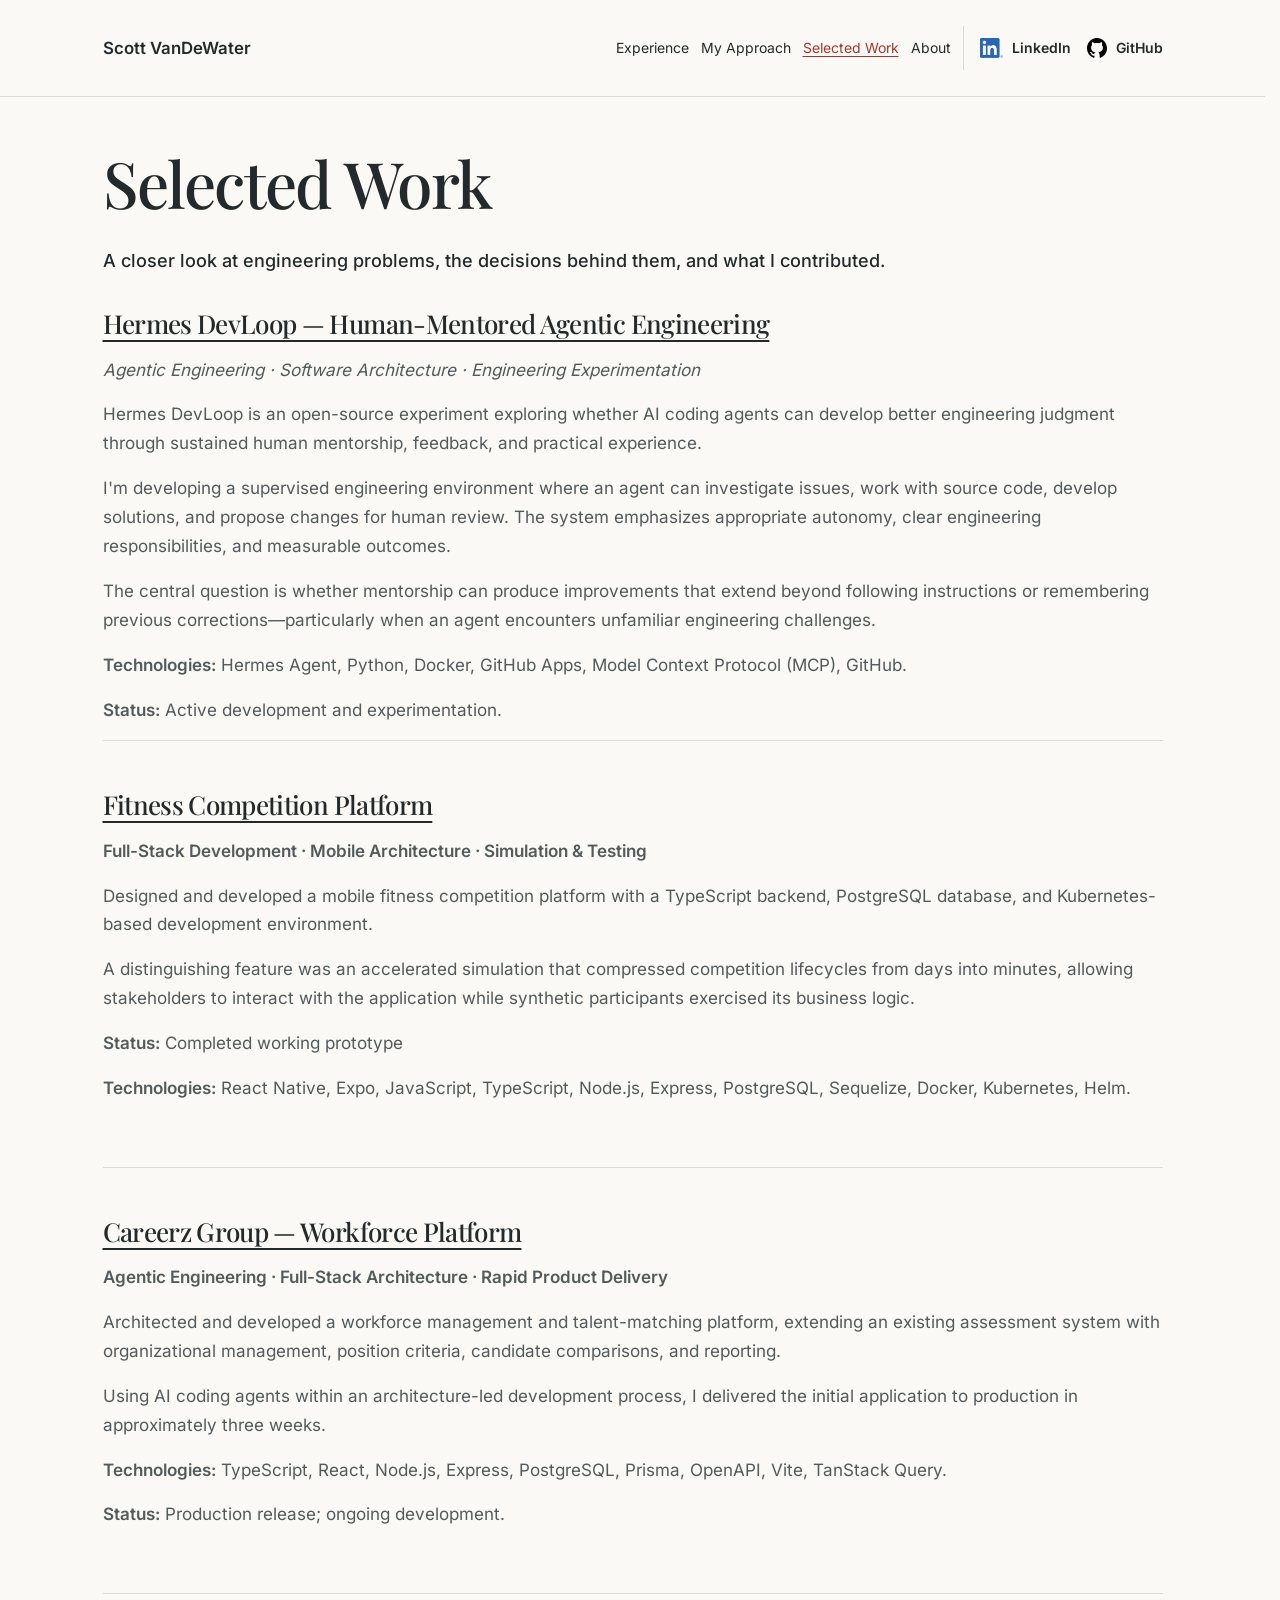
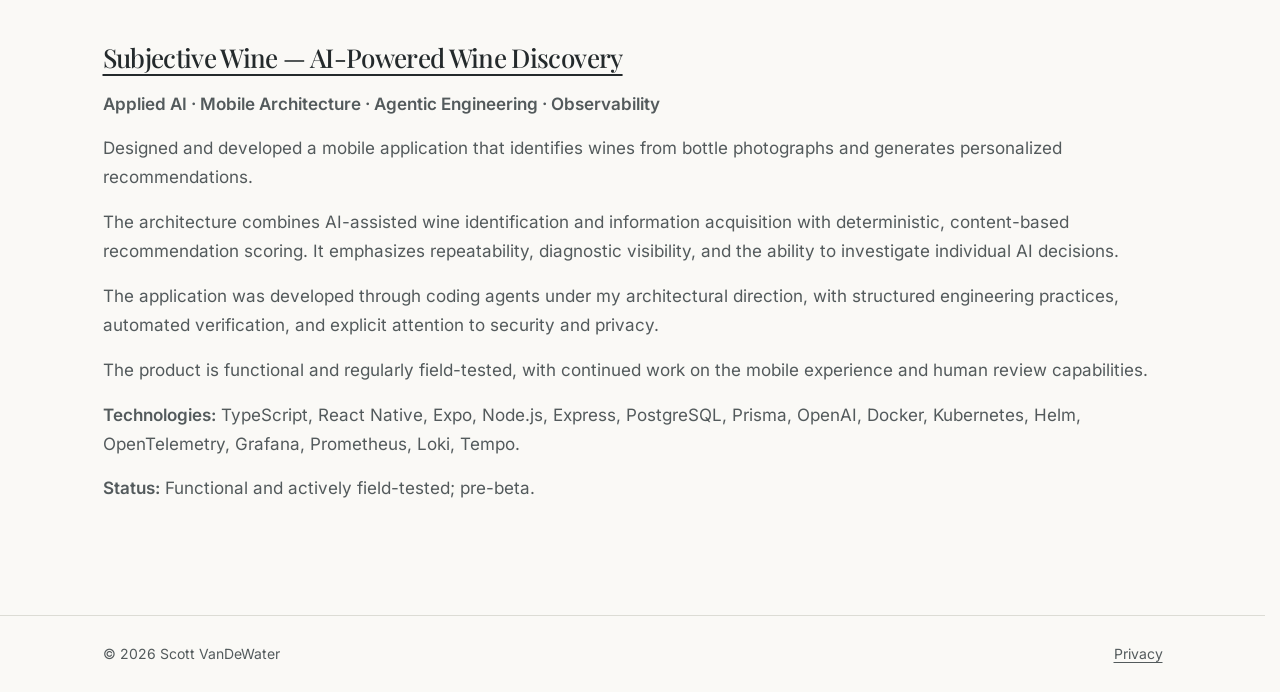
<file: docs/work.html>
<!DOCTYPE html>
<html lang="en">
  <head>
    <meta charset="UTF-8">
    <meta name="viewport" content="width=device-width, initial-scale=1">
    <title>Selected Work | Scott VanDeWater</title>
    <meta name="description" content="Technical write-ups exploring engineering decisions, constraints, contributions, and lessons.">
    <link rel="canonical" href="https://scottvandewater.com/work.html">
    <meta property="og:title" content="Selected Work | Scott VanDeWater">
    <meta property="og:description" content="Technical write-ups exploring engineering decisions, constraints, contributions, and lessons.">
    <meta property="og:type" content="website">
    <meta property="og:url" content="https://scottvandewater.com/work.html">
    <meta property="og:image" content="https://scottvandewater.com/scott_vandewater.jpg">
    <meta name="twitter:card" content="summary">
    <meta name="theme-color" content="#faf9f6">
    <link rel="icon" type="image/svg+xml" href="favicon.svg">
    <link rel="icon" type="image/png" sizes="32x32" href="favicon-32.png">
    <link rel="icon" type="image/png" sizes="16x16" href="favicon-16.png">
    <link rel="apple-touch-icon" href="apple-touch-icon.png">
    <link rel="stylesheet" href="styles.css">
    <script async src="https://www.googletagmanager.com/gtag/js?id=G-JYEJ5H2SLE"></script>
    <script>window.dataLayer=window.dataLayer||[];function gtag(){dataLayer.push(arguments)}gtag('js',new Date());gtag('config','G-JYEJ5H2SLE');</script>
  </head>
  <body>
    <a class="skip-link" href="#main">Skip to content</a>
    <header class="site-header">
      <div class="container row">
        <a class="name" href="index.html">Scott VanDeWater</a>
        <nav class="primary-nav" aria-label="Primary">
          <a href="experience.html">Experience</a>
          <a href="approach.html">My Approach</a>
          <a href="work.html" aria-current="page">Selected Work</a>
          <a href="about.html">About</a>
        </nav>
        <nav class="profile-links" aria-label="Professional profiles">
          <a href="https://www.linkedin.com/in/scottvandewater"><img src="assets/brands/linkedin.png" width="20" height="20" alt="" aria-hidden="true"><span>LinkedIn</span></a>
          <a href="https://github.com/sevandewater"><img src="assets/brands/github.svg" width="20" height="20" alt="" aria-hidden="true"><span>GitHub</span></a>
        </nav>
      </div>
    </header>
    <main id="main" tabindex="-1">
      <div class="container section">
        <header class="intro">
          <h1>Selected Work</h1>
          <p class="lead">A closer look at engineering problems, the decisions behind them, and what I contributed.</p>
        </header>
        <section class="prose" aria-labelledby="hermes-title">
          <h2 id="hermes-title"><a href="hermes-devloop.html">Hermes DevLoop — Human-Mentored Agentic Engineering</a></h2>
          <p><em>Agentic Engineering · Software Architecture · Engineering Experimentation</em></p>
          <p>Hermes DevLoop is an open-source experiment exploring whether AI coding agents can develop better engineering judgment through sustained human mentorship, feedback, and practical experience.</p>
          <p>I'm developing a supervised engineering environment where an agent can investigate issues, work with source code, develop solutions, and propose changes for human review. The system emphasizes appropriate autonomy, clear engineering responsibilities, and measurable outcomes.</p>
          <p>The central question is whether mentorship can produce improvements that extend beyond following instructions or remembering previous corrections—particularly when an agent encounters unfamiliar engineering challenges.</p>
          <p><strong>Technologies:</strong> Hermes Agent, Python, Docker, GitHub Apps, Model Context Protocol (MCP), GitHub.</p>
          <p><strong>Status:</strong> Active development and experimentation.</p>
        </section>
        <section class="section rule prose" aria-labelledby="fitness-title">
          <h2 id="fitness-title"><a href="fitness-competition-platform.html">Fitness Competition Platform</a></h2>
          <p><strong>Full-Stack Development · Mobile Architecture · Simulation &amp; Testing</strong></p>
          <p>Designed and developed a mobile fitness competition platform with a TypeScript backend, PostgreSQL database, and Kubernetes-based development environment.</p>
          <p>A distinguishing feature was an accelerated simulation that compressed competition lifecycles from days into minutes, allowing stakeholders to interact with the application while synthetic participants exercised its business logic.</p>
          <p><strong>Status:</strong> Completed working prototype</p>
          <p><strong>Technologies:</strong> React Native, Expo, JavaScript, TypeScript, Node.js, Express, PostgreSQL, Sequelize, Docker, Kubernetes, Helm.</p>
        </section>
        <section class="section rule prose" aria-labelledby="careerz-title">
          <h2 id="careerz-title"><a href="careerz-workforce-platform.html">Careerz Group — Workforce Platform</a></h2>
          <p><strong>Agentic Engineering · Full-Stack Architecture · Rapid Product Delivery</strong></p>
          <p>Architected and developed a workforce management and talent-matching platform, extending an existing assessment system with organizational management, position criteria, candidate comparisons, and reporting.</p>
          <p>Using AI coding agents within an architecture-led development process, I delivered the initial application to production in approximately three weeks.</p>
          <p><strong>Technologies:</strong> TypeScript, React, Node.js, Express, PostgreSQL, Prisma, OpenAPI, Vite, TanStack Query.</p>
          <p><strong>Status:</strong> Production release; ongoing development.</p>
        </section>
        <section class="section rule prose" aria-labelledby="subjective-wine-title">
          <h2 id="subjective-wine-title"><a href="subjective-wine.html">Subjective Wine — AI-Powered Wine Discovery</a></h2>
          <p><strong>Applied AI · Mobile Architecture · Agentic Engineering · Observability</strong></p>
          <p>Designed and developed a mobile application that identifies wines from bottle photographs and generates personalized recommendations.</p>
          <p>The architecture combines AI-assisted wine identification and information acquisition with deterministic, content-based recommendation scoring. It emphasizes repeatability, diagnostic visibility, and the ability to investigate individual AI decisions.</p>
          <p>The application was developed through coding agents under my architectural direction, with structured engineering practices, automated verification, and explicit attention to security and privacy.</p>
          <p>The product is functional and regularly field-tested, with continued work on the mobile experience and human review capabilities.</p>
          <p><strong>Technologies:</strong> TypeScript, React Native, Expo, Node.js, Express, PostgreSQL, Prisma, OpenAI, Docker, Kubernetes, Helm, OpenTelemetry, Grafana, Prometheus, Loki, Tempo.</p>
          <p><strong>Status:</strong> Functional and actively field-tested; pre-beta.</p>
        </section>
      </div>
    </main>
    <footer class="site-footer">
      <div class="container row">
        <p>© 2026 Scott VanDeWater</p>
        <a href="privacy.html">Privacy</a>
      </div>
    </footer>
  </body>
</html>
</file>
<file: docs/styles.css>
@font-face {
  font-family: Inter;
  font-style: normal;
  font-weight: 400 600;
  font-display: swap;
  src: url('assets/fonts/inter-latin.woff2') format('woff2');
}
@font-face {
  font-family: 'Playfair Display';
  font-style: normal;
  font-weight: 500 600;
  font-display: swap;
  src: url('assets/fonts/playfair-display-latin.woff2') format('woff2');
}
:root {
  color-scheme: light;
  --paper: #faf9f6;
  --ink: #242a2c;
  --muted: #535a5c;
  --accent: #a4372c;
  --line: #dcdcd5;
}
* { box-sizing: border-box; }
html { scrollbar-gutter: stable; }
body { margin: 0; background: var(--paper); color: var(--ink); font: 1.0625rem/1.7 Inter, system-ui, sans-serif; }
h1, h2, h3 { font-family: 'Playfair Display', Georgia, serif; font-weight: 500; line-height: 1.2; letter-spacing: -.025em; }
h1 { font-size: clamp(2.5rem, 5vw, 4rem); margin: 0 0 24px; }
h2 { font-size: 1.625rem; margin: 0 0 16px; }
h3 { font-size: 1.25rem; margin: 0 0 12px; }
p { margin: 0 0 16px; color: var(--muted); }
a { color: inherit; text-underline-offset: .22em; }
a:hover { color: var(--accent); }
a:focus-visible { outline: 3px solid var(--accent); outline-offset: 4px; }
img { display: block; max-width: 100%; height: auto; }
.container { width: min(100%, 1108px); margin-inline: auto; padding-inline: 24px; }
.section { padding-block: 48px; }
.rule { border-top: 1px solid var(--line); }
.row { display: flex; align-items: center; flex-wrap: wrap; gap: 24px; }
.columns { display: grid; grid-template-columns: repeat(2, minmax(0, 1fr)); align-items: start; gap: 64px; }
.columns-three { grid-template-columns: repeat(3, minmax(0, 1fr)); gap: 32px; }
.prose { overflow-wrap: anywhere; }
.prose section { margin-top: 40px; scroll-margin-top: 24px; }
.intro { margin-bottom: 32px; }
.portrait { width: 300px; justify-self: end; }
.lead { font-size: 1.125rem; font-weight: 500; color: var(--ink); }
.meta { font-size: .85rem; color: var(--muted); }
.eyebrow { font-size: .75rem; font-weight: 600; text-transform: uppercase; letter-spacing: .12em; color: var(--accent); margin-bottom: 12px; }
.accent { color: var(--accent); }
.button { display: inline-flex; align-items: center; gap: 24px; min-height: 44px; padding: 10px 18px; border-radius: 2px; background: var(--accent); color: #fff; font-size: .9rem; font-weight: 600; text-decoration: none; }
.button:hover { background: #852a22; color: #fff; }
.note { border-left: 3px solid var(--line); padding-left: 20px; }
.primary-nav, .profile-links, .link-list { display: flex; flex-wrap: wrap; gap: 20px; margin: 0; padding: 0; list-style: none; }
.primary-nav { gap: 12px; }
.primary-nav a, .profile-links a { display: inline-flex; align-items: center; min-height: 44px; font-size: .875rem; text-decoration: none; }
.primary-nav a[aria-current] { color: var(--accent); text-decoration: underline; }
.profile-links { gap: 16px; padding-left: 16px; border-left: 1px solid var(--line); }
.profile-links a { gap: 9px; font-weight: 600; }
.profile-links img { width: 20px; height: 20px; object-fit: contain; }
.profile-links img[src$="linkedin.png"] { width: 23px; }
.link-list a { display: inline-block; padding-block: 8px; }
.site-header { border-bottom: 1px solid var(--line); padding-block: 16px; }
.site-header .row { min-height: 64px; gap: 12px; }
.name { margin-right: auto; font-size: 1.05rem; font-weight: 600; white-space: nowrap; text-decoration: none; }
.site-footer { border-top: 1px solid var(--line); padding-block: 22px; }
.site-footer p, .site-footer a { font-size: .875rem; margin: 0; }
.site-footer a { margin-left: auto; min-height: 32px; padding-block: 4px; color: var(--muted); }
.skip-link { position: absolute; top: -100px; left: 16px; padding: 12px 20px; background: var(--paper); z-index: 1; }
.skip-link:focus { top: 12px; }
@media (max-width: 900px) {
  .columns-three { grid-template-columns: 1fr; }
}
@media (max-width: 760px) {
  .site-header .name { flex-basis: 100%; }
  .site-header .row { gap: 4px 24px; }
  .primary-nav { margin-right: auto; }
  .profile-links { padding: 0; border: 0; }
}
@media (max-width: 660px) {
  h2 { font-size: 1.5rem; }
  .section { padding-block: 32px; }
  .columns { grid-template-columns: 1fr; gap: 32px; }
  .portrait { width: 240px; justify-self: start; }
}
@media (max-width: 360px) {
  .container { padding-inline: 18px; }
  .profile-links { gap: 15px; }
}
</file>
